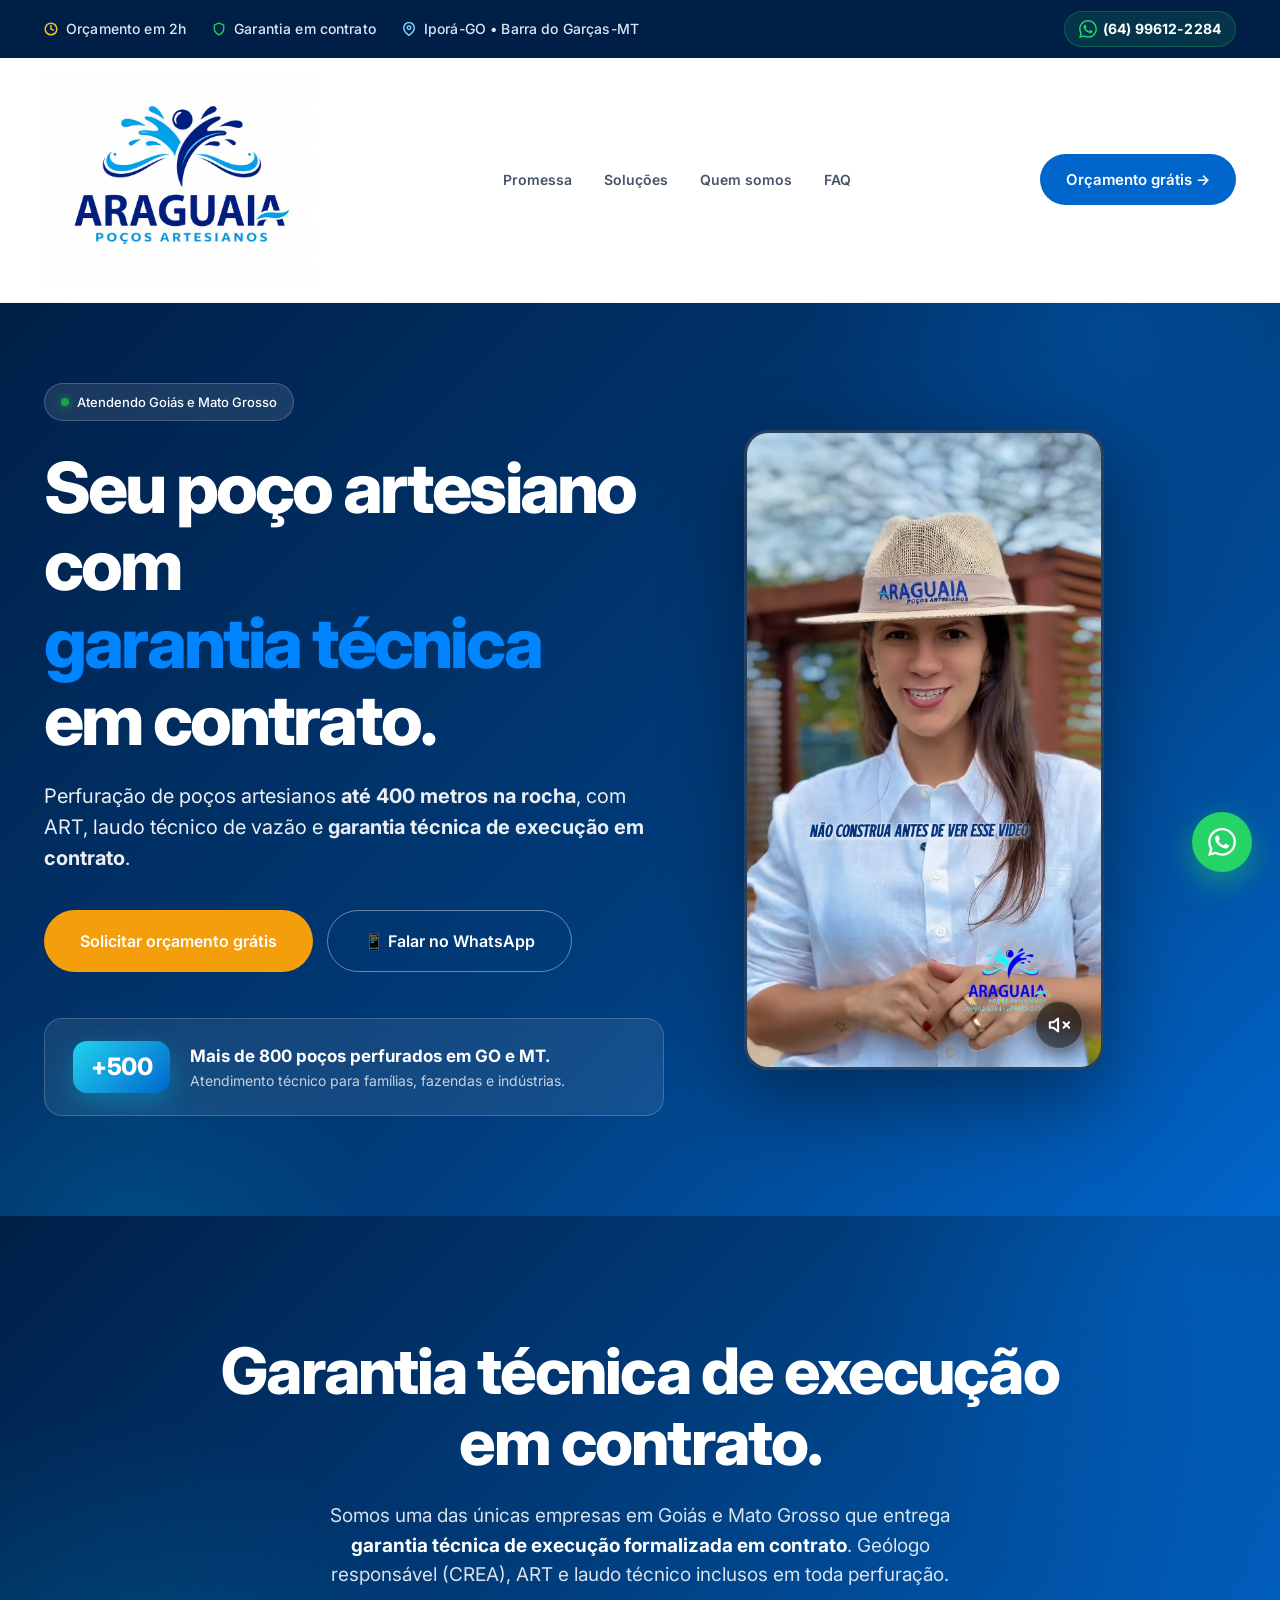
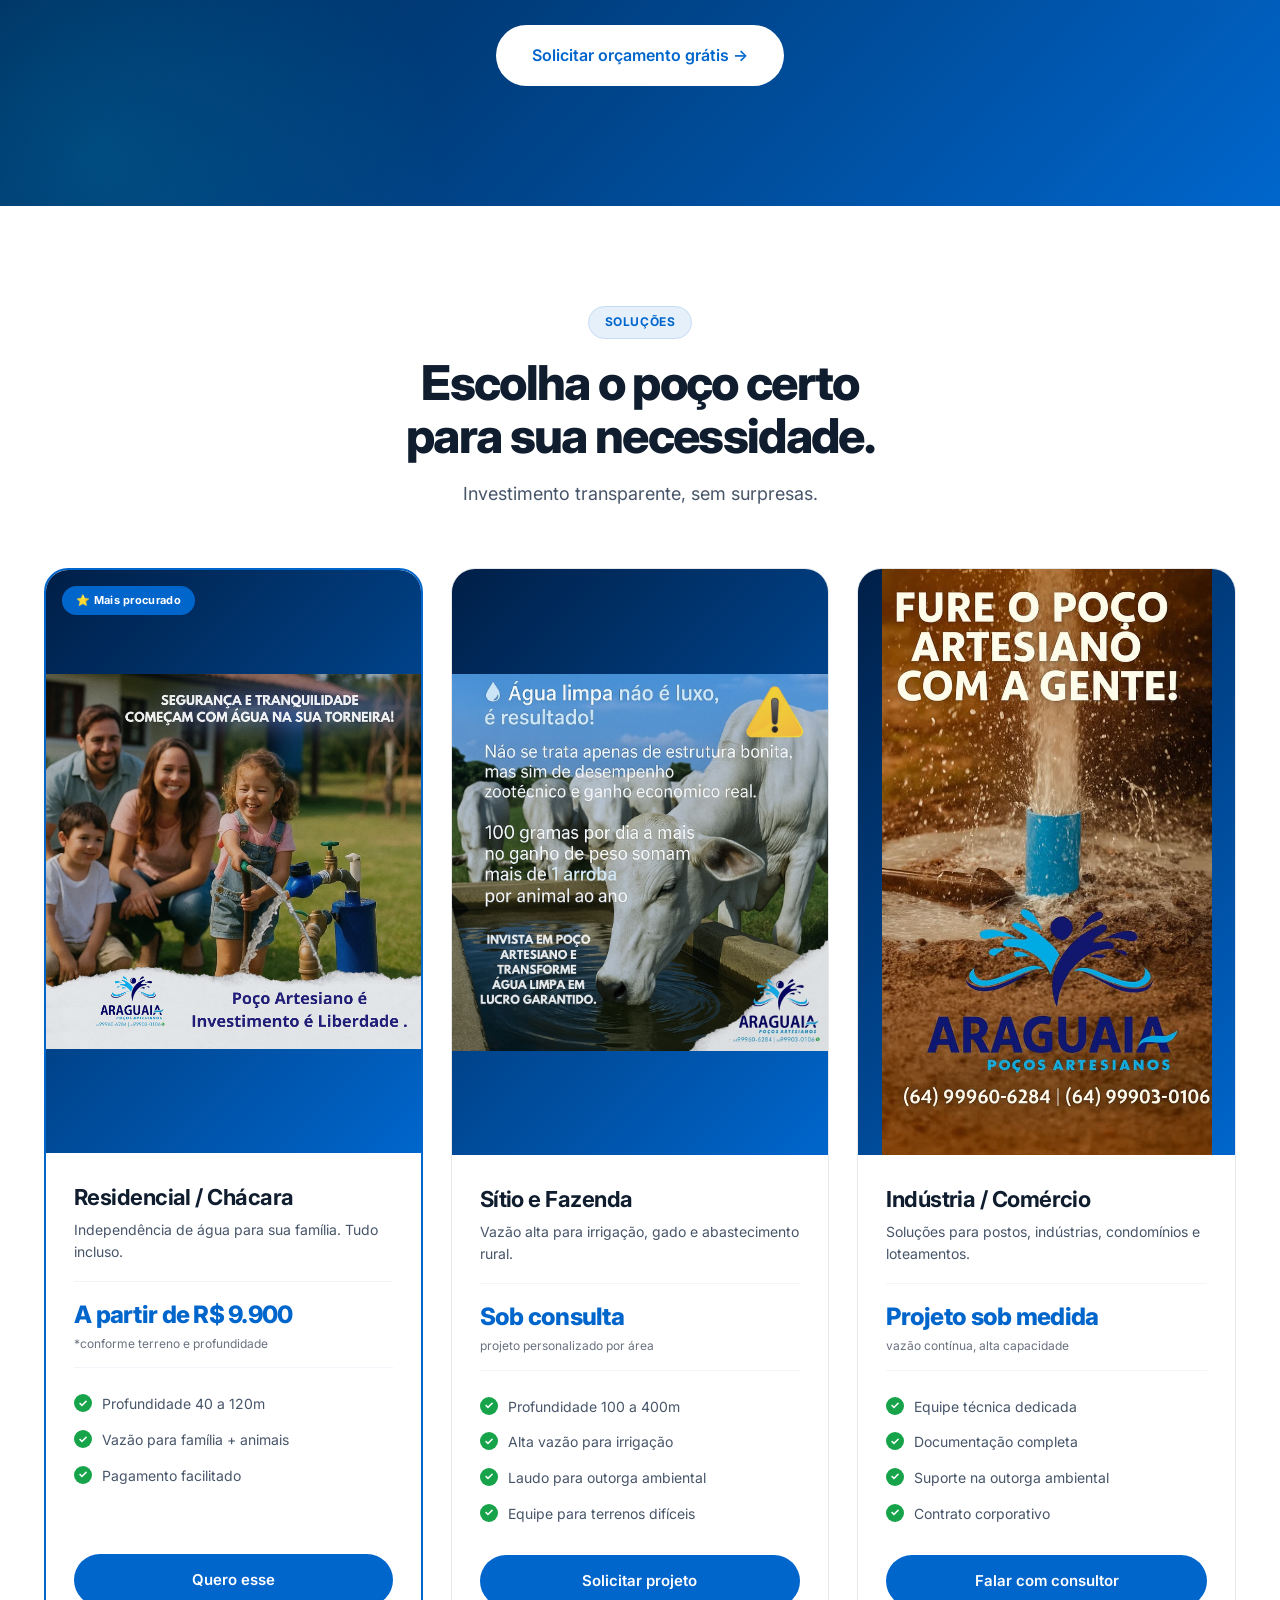
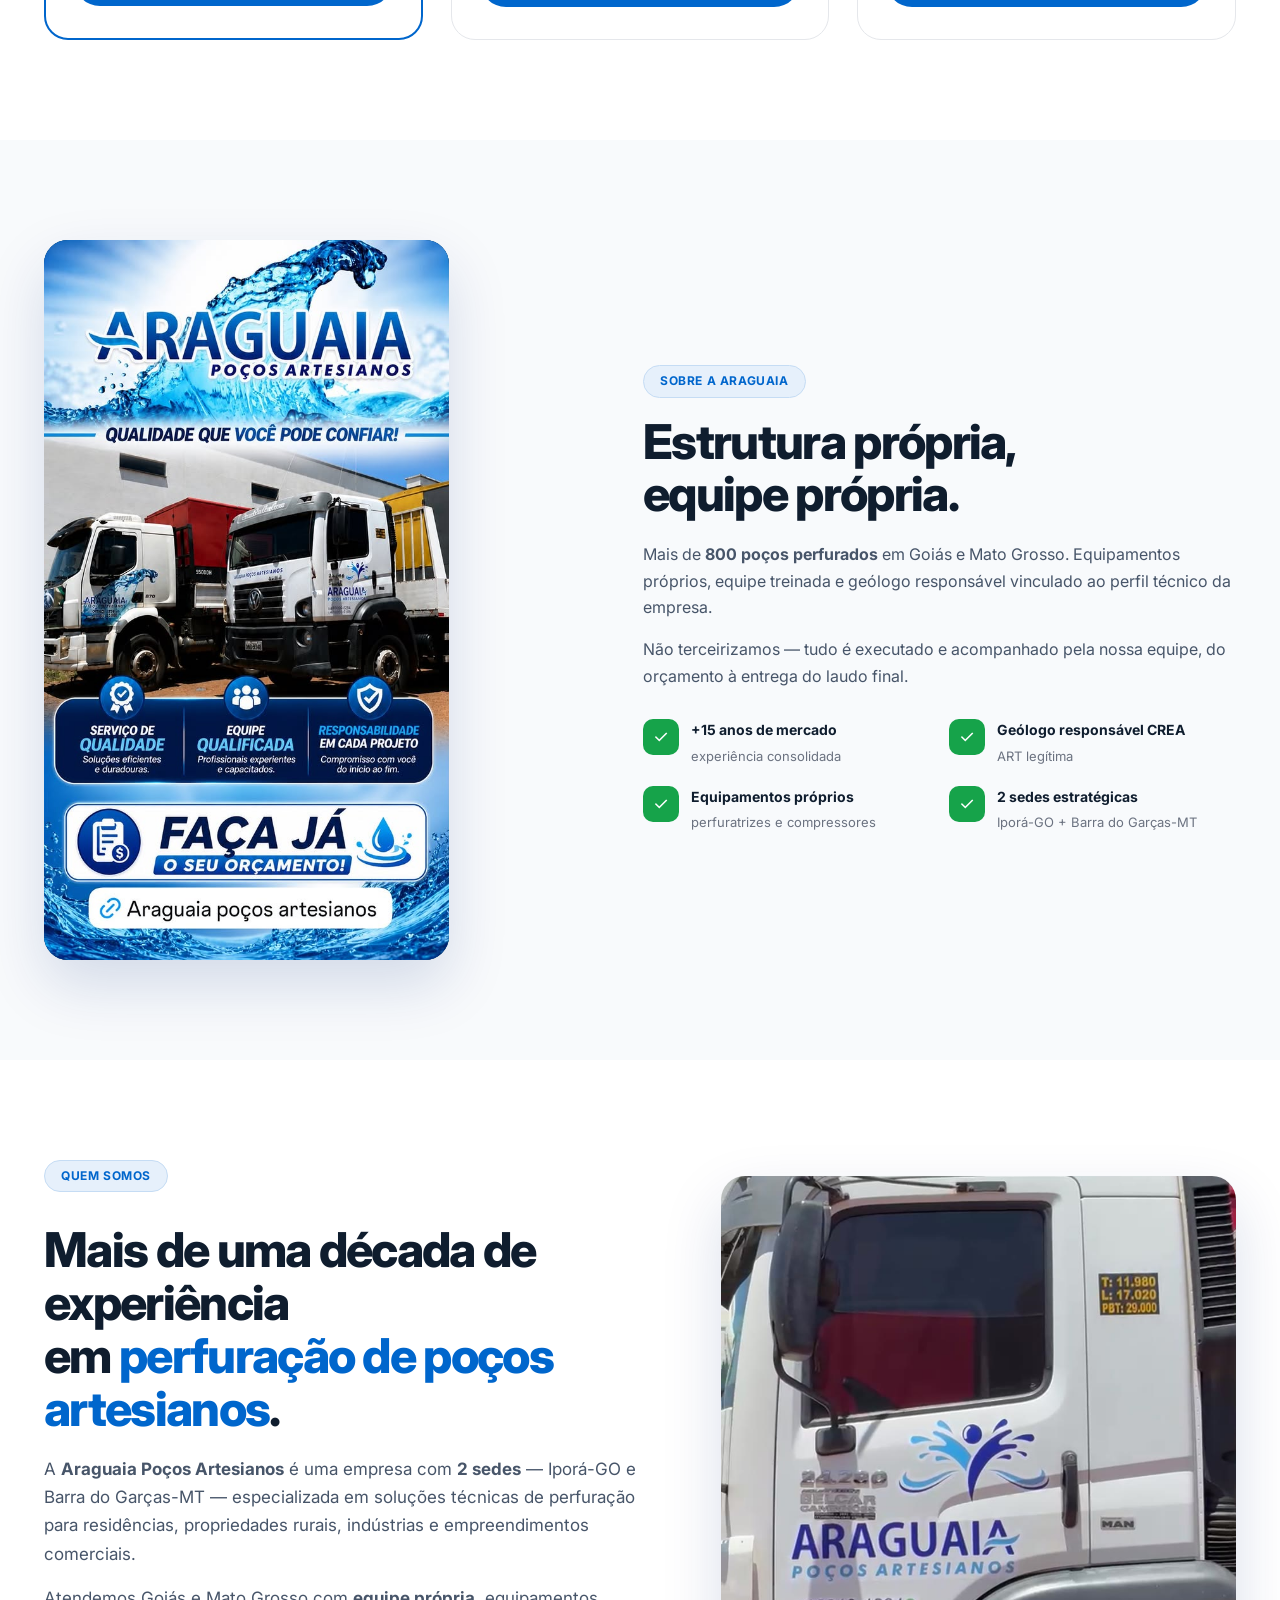
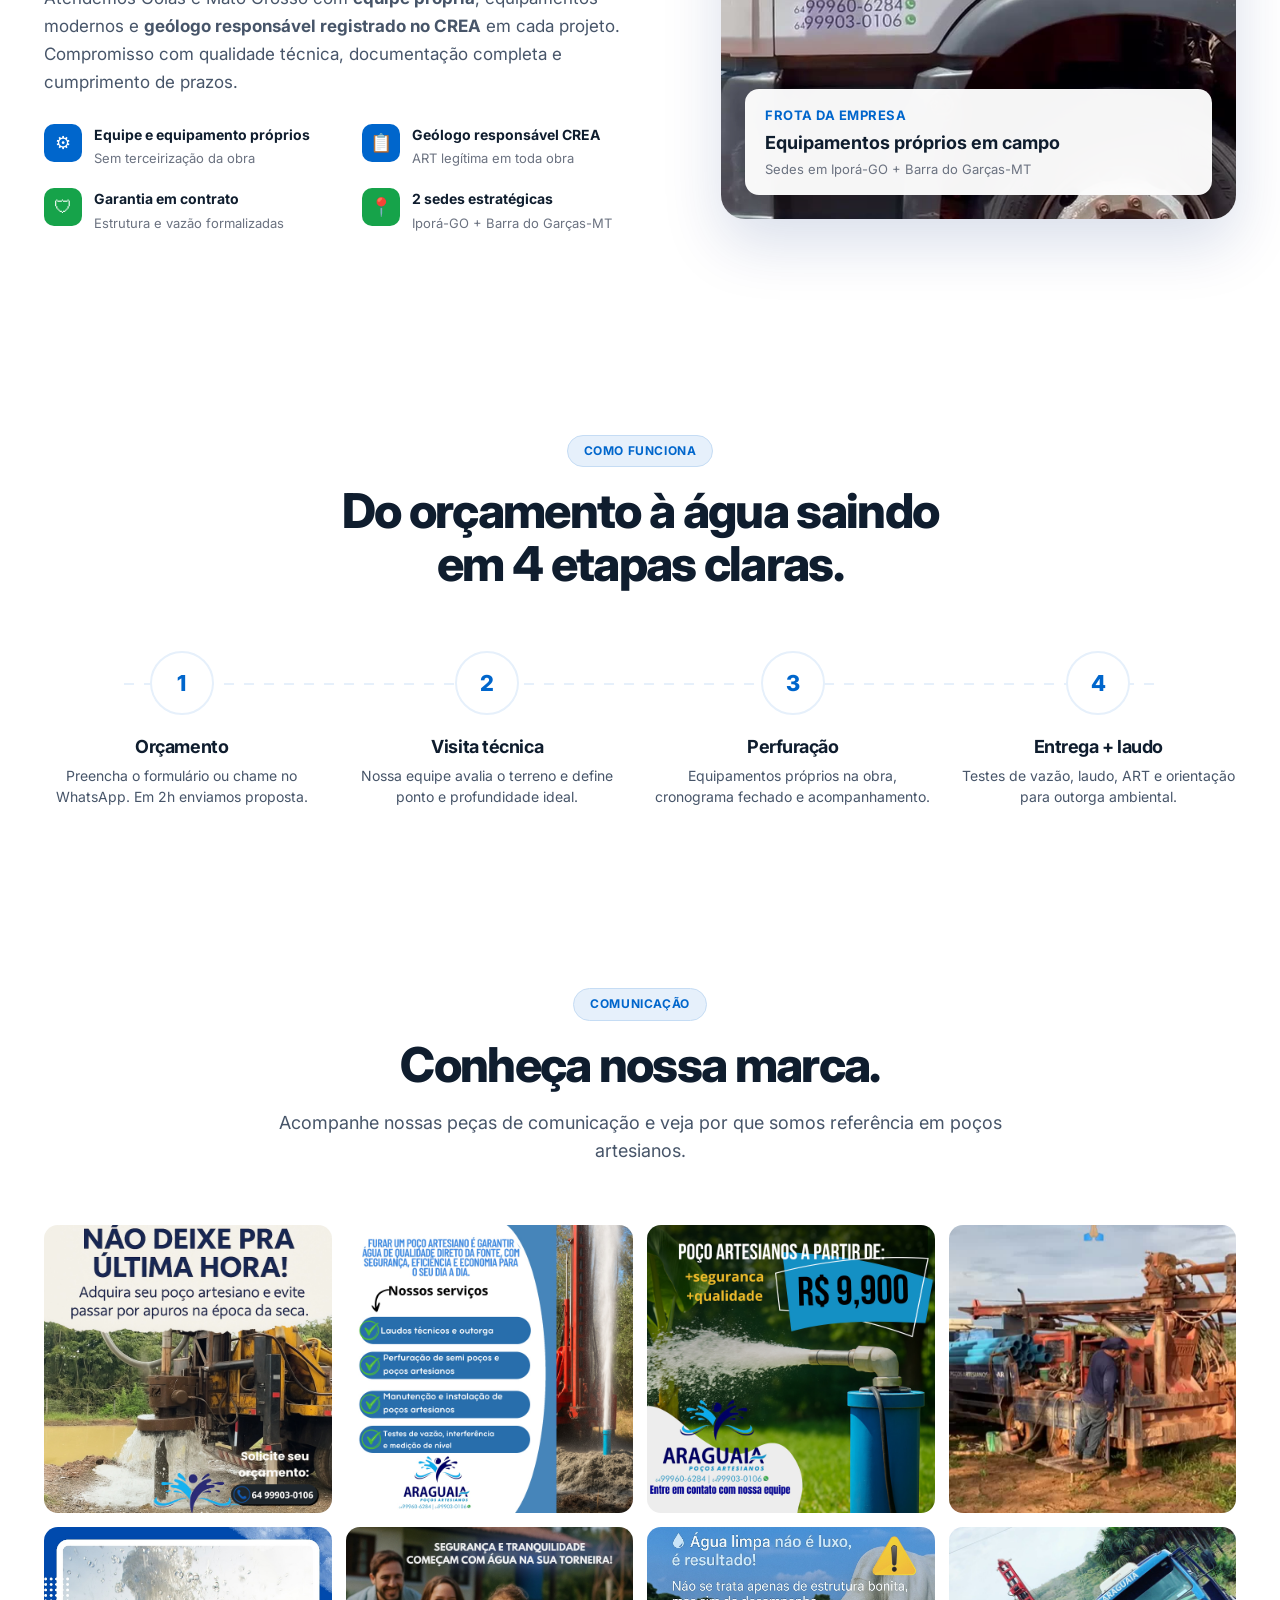
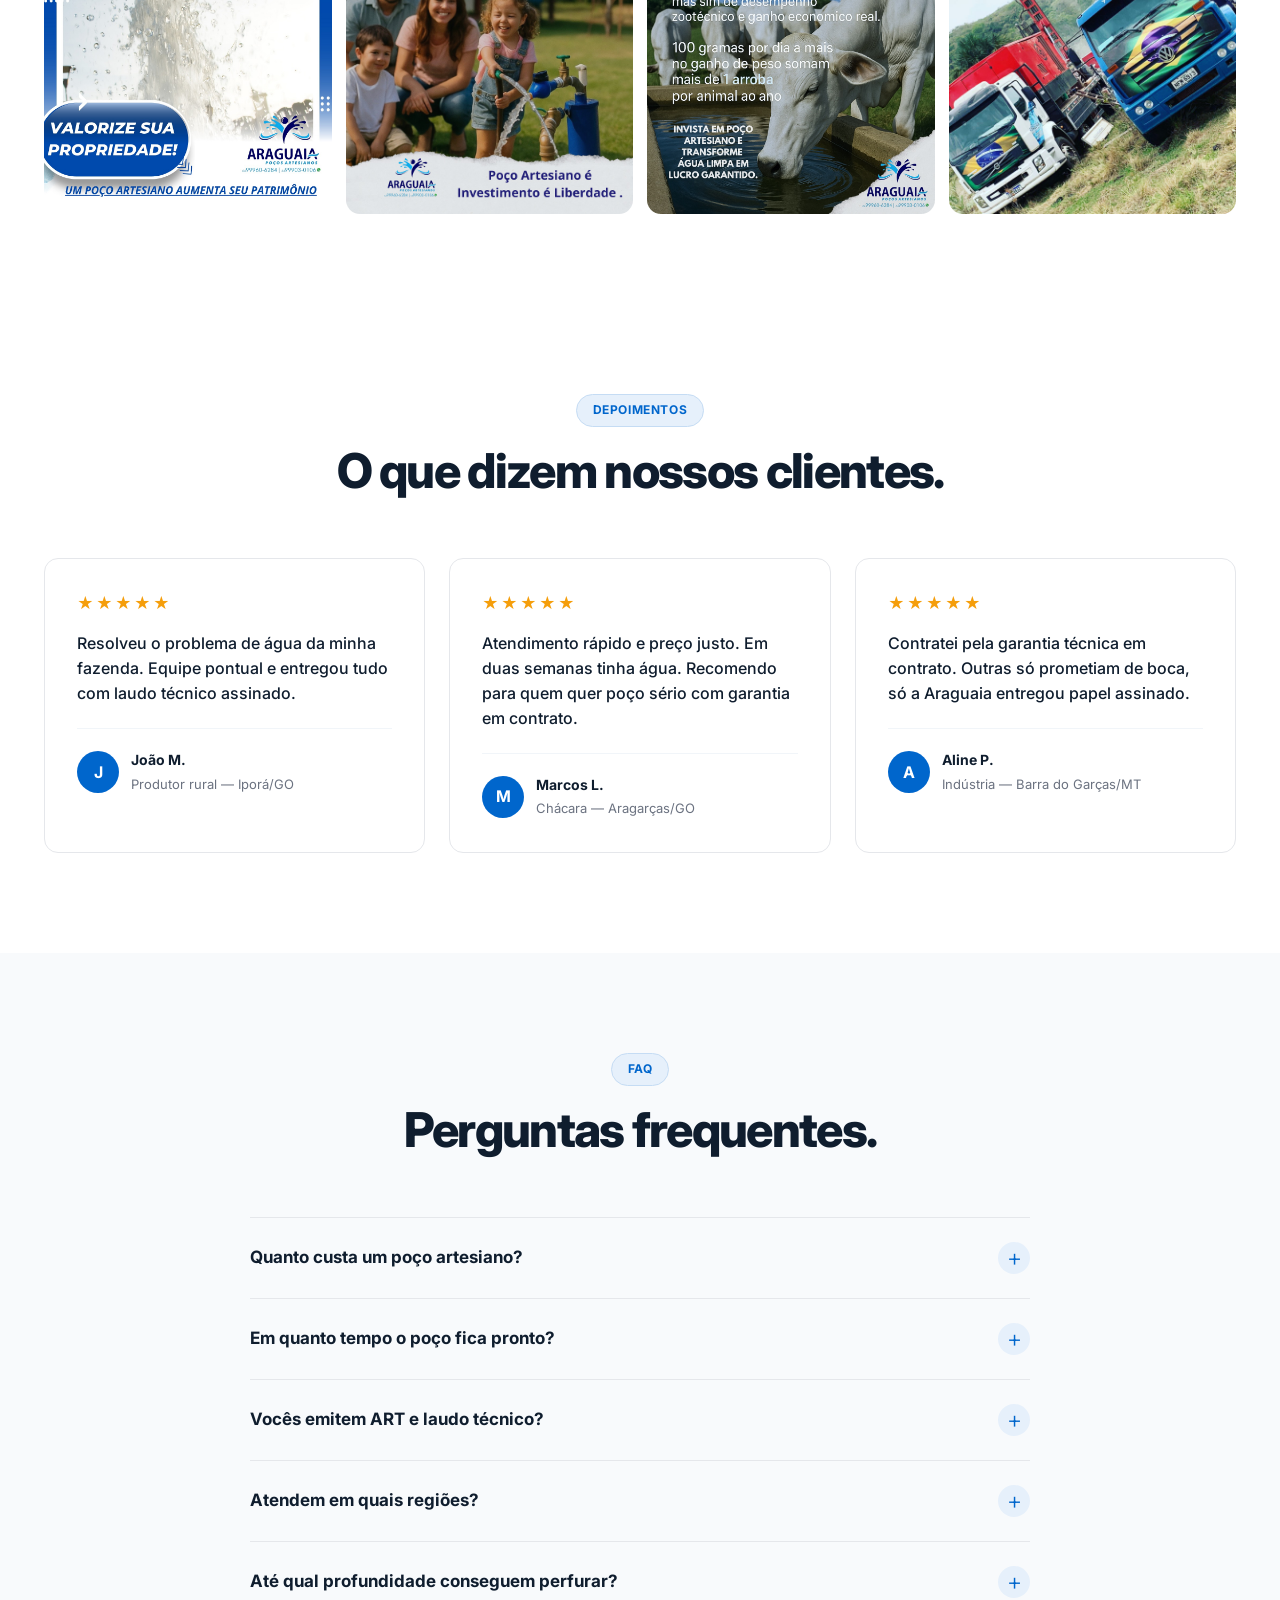
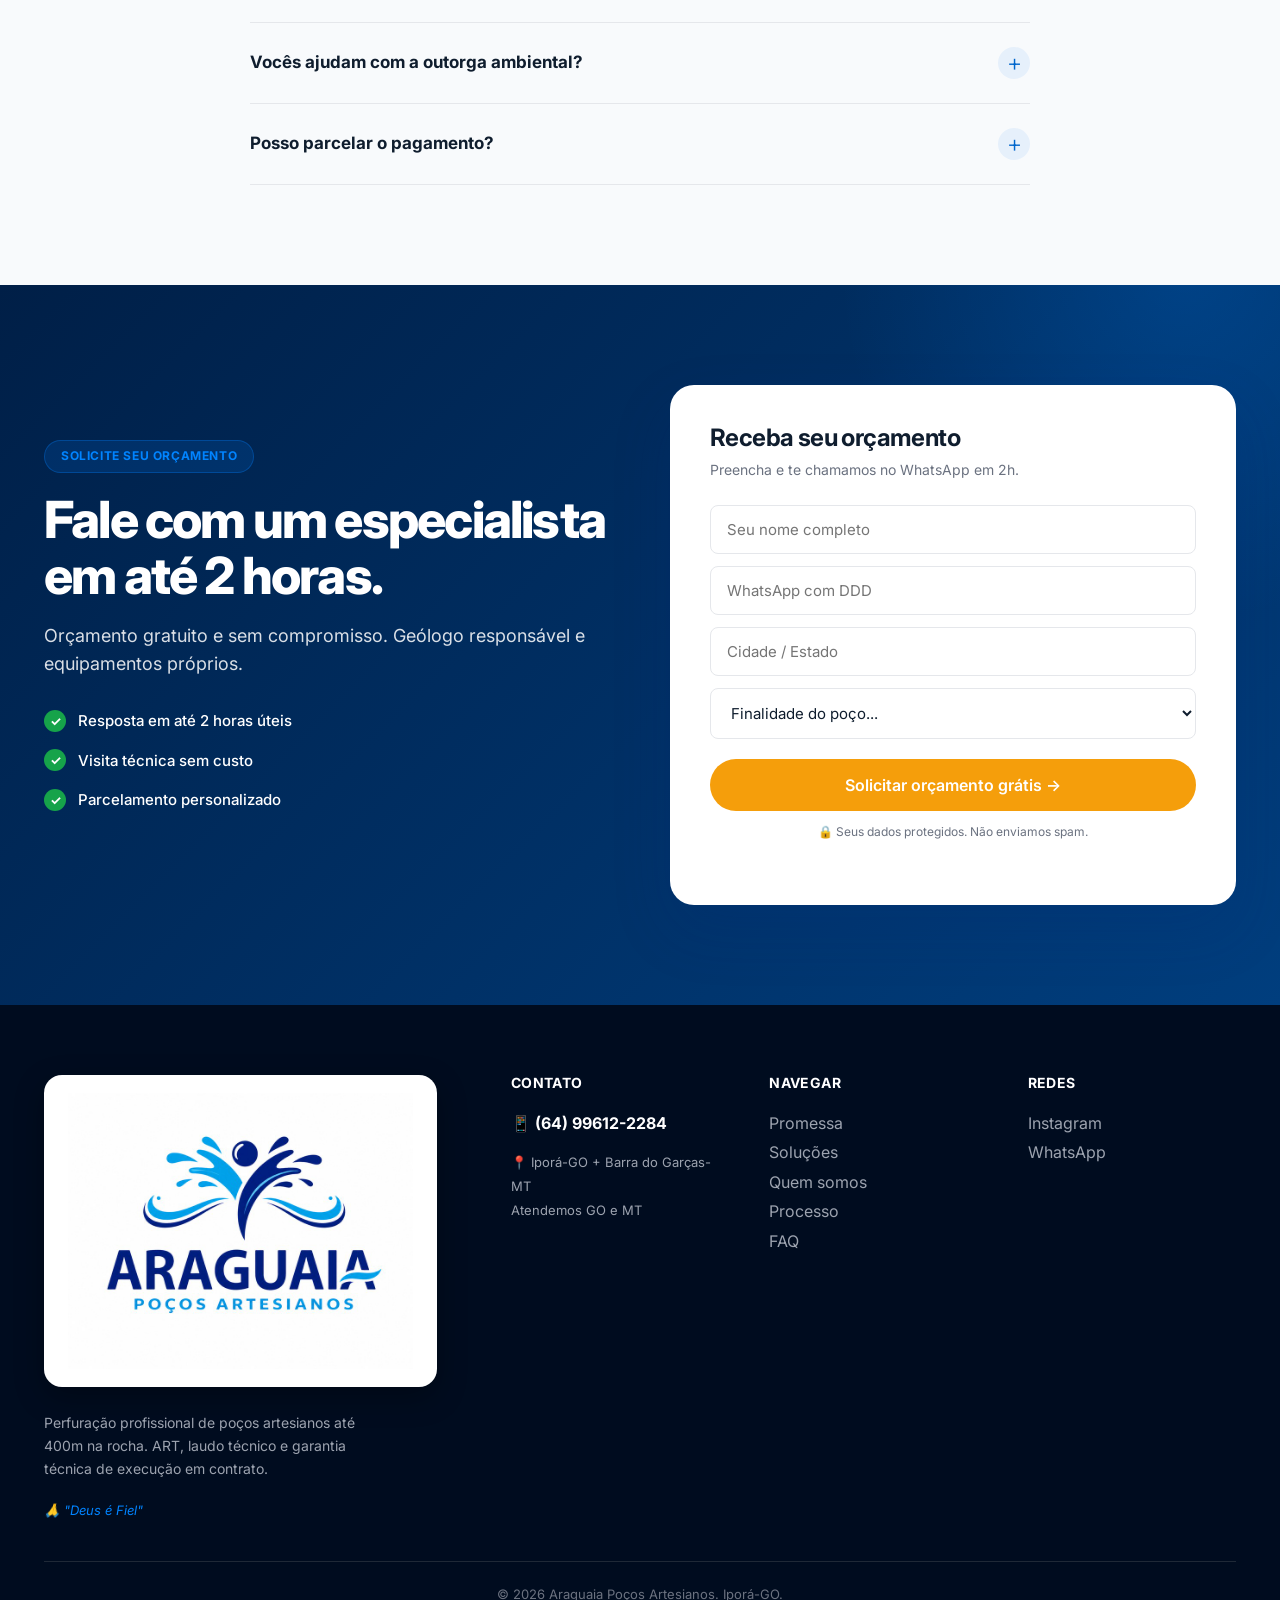
<file: index.html>
<!DOCTYPE html>
<html lang="pt-BR">
<head>
<meta charset="UTF-8">
<meta name="viewport" content="width=device-width, initial-scale=1.0">
<title>Araguaia Poços Artesianos | Perfuração até 400m com Garantia Técnica | GO + MT</title>
<meta name="description" content="Perfuração de poços artesianos até 400m na rocha, com ART, laudo de vazão e garantia técnica de execução em contrato. Atendemos Goiás e Mato Grosso. Sedes em Iporá-GO e Barra do Garças-MT. Orçamento em 2h.">
<meta name="robots" content="index, follow">
<link rel="canonical" href="https://araguaiapocos.com.br/">

<meta property="og:type" content="website">
<meta property="og:title" content="Araguaia Poços Artesianos | Perfuração até 400m com Garantia Técnica">
<meta property="og:description" content="Perfuração até 400m na rocha. ART + Laudo + Garantia Técnica de Execução em contrato.">
<meta property="og:image" content="https://araguaiapocos.com.br/imgs/hero-jato.jpg">
<link rel="icon" type="image/jpeg" href="logo.jpg">

<script type="application/ld+json">
{"@context":"https://schema.org","@type":"LocalBusiness","name":"Araguaia Poços Artesianos","image":"https://araguaiapocos.com.br/logo.jpg","telephone":"+5564999606284","url":"https://araguaiapocos.com.br/","address":{"@type":"PostalAddress","addressLocality":"Iporá","addressRegion":"GO","addressCountry":"BR"},"areaServed":[{"@type":"State","name":"Goiás"},{"@type":"State","name":"Mato Grosso"}],"priceRange":"$$","sameAs":["https://www.instagram.com/araguaia_pocos_artesianos"]}
</script>

<link rel="preconnect" href="https://fonts.googleapis.com">
<link rel="preconnect" href="https://fonts.gstatic.com" crossorigin>
<link href="https://fonts.googleapis.com/css2?family=Inter:wght@400;500;600;700;800&display=swap" rel="stylesheet">
<link rel="stylesheet" href="styles.css">

<!-- META PIXEL -->
<script>
!function(f,b,e,v,n,t,s){if(f.fbq)return;n=f.fbq=function(){n.callMethod?n.callMethod.apply(n,arguments):n.queue.push(arguments)};if(!f._fbq)f._fbq=n;n.push=n;n.loaded=!0;n.version='2.0';n.queue=[];t=b.createElement(e);t.async=!0;t.src=v;s=b.getElementsByTagName(e)[0];s.parentNode.insertBefore(t,s)}(window,document,'script','https://connect.facebook.net/en_US/fbevents.js');
fbq('init', '1262140649186599'); fbq('track', 'PageView');
</script>
<noscript><img height="1" width="1" style="display:none" src="https://www.facebook.com/tr?id=1262140649186599&ev=PageView&noscript=1"></noscript>

<!-- GA -->
<script async src="https://www.googletagmanager.com/gtag/js?id=G-K658GHN5X1"></script>
<script>
window.dataLayer = window.dataLayer || [];
function gtag(){dataLayer.push(arguments);}
gtag('js', new Date()); gtag('config', 'G-K658GHN5X1'); gtag('config', 'AW-18195545175');
</script>
</head>
<body>

<div class="scroll-bar" id="scrollBar"></div>

<div class="topbar">
  <div class="wrap">
    <div class="topbar-info">
      <span><svg width="14" height="14" viewBox="0 0 24 24" fill="none" stroke="currentColor" stroke-width="2.5" stroke-linecap="round" stroke-linejoin="round" style="color:#fbbf24"><circle cx="12" cy="12" r="10"/><polyline points="12 6 12 12 16 14"/></svg> Orçamento em 2h</span>
      <span><svg width="14" height="14" viewBox="0 0 24 24" fill="none" stroke="currentColor" stroke-width="2.5" stroke-linecap="round" stroke-linejoin="round" style="color:#22c55e"><path d="M12 22s8-4 8-10V5l-8-3-8 3v7c0 6 8 10 8 10z"/></svg> Garantia em contrato</span>
      <span><svg width="14" height="14" viewBox="0 0 24 24" fill="none" stroke="currentColor" stroke-width="2.5" stroke-linecap="round" stroke-linejoin="round" style="color:#7dd3fc"><path d="M21 10c0 7-9 13-9 13s-9-6-9-13a9 9 0 0 1 18 0z"/><circle cx="12" cy="10" r="3"/></svg> Iporá-GO • Barra do Garças-MT</span>
    </div>
    <a href="https://wa.me/5564996122284" target="_blank" rel="noopener" onclick="trackClick('topbar_wpp')">
      <svg width="18" height="18" viewBox="0 0 24 24" fill="#25d366" style="vertical-align:-4px;margin-right:6px"><path d="M17.472 14.382c-.297-.149-1.758-.867-2.03-.967-.273-.099-.471-.148-.67.15-.197.297-.767.966-.94 1.164-.173.199-.347.223-.644.075-.297-.15-1.255-.463-2.39-1.475-.883-.788-1.48-1.761-1.653-2.059-.173-.297-.018-.458.13-.606.134-.133.298-.347.446-.52.149-.174.198-.298.298-.497.099-.198.05-.371-.025-.52-.075-.149-.669-1.612-.916-2.207-.242-.579-.487-.5-.669-.51-.173-.008-.371-.01-.57-.01-.198 0-.52.074-.792.372-.272.297-1.04 1.016-1.04 2.479 0 1.462 1.065 2.875 1.213 3.074.149.198 2.096 3.2 5.077 4.487.709.306 1.262.489 1.694.625.712.227 1.36.195 1.871.118.571-.085 1.758-.719 2.006-1.413.248-.694.248-1.289.173-1.413-.074-.124-.272-.198-.57-.347m-5.421 7.403h-.004a9.87 9.87 0 01-5.031-1.378l-.361-.214-3.741.982.998-3.648-.235-.374a9.86 9.86 0 01-1.51-5.26c.001-5.45 4.436-9.884 9.888-9.884 2.64 0 5.122 1.03 6.988 2.898a9.825 9.825 0 012.893 6.994c-.003 5.45-4.437 9.884-9.885 9.884m8.413-18.297A11.815 11.815 0 0012.05 0C5.495 0 .16 5.335.157 11.892c0 2.096.547 4.142 1.588 5.945L.057 24l6.305-1.654a11.882 11.882 0 005.683 1.448h.005c6.554 0 11.89-5.335 11.893-11.893a11.821 11.821 0 00-3.48-8.413"/></svg>
      (64) 99612-2284
    </a>
  </div>
</div>

<header class="hdr" id="hdr">
  <div class="wrap">
    <a href="#" class="logo-new" aria-label="Araguaia Poços Artesianos" style="display:flex;align-items:center;text-decoration:none">
      <img src="logo-nova.jpg" alt="Araguaia Poços Artesianos">
    </a>
    <nav class="nav-links">
      <a href="#promessa">Promessa</a>
      <a href="#solucoes">Soluções</a>
      <a href="#quem-somos">Quem somos</a>
      <a href="#faq">FAQ</a>
    </nav>
    <a href="#cta" class="btn btn-primary" onclick="trackClick('hdr_cta')">Orçamento grátis →</a>
  </div>
</header>

<!-- HERO COM TEXTO + VIDEO DA NAYARA À DIREITA -->
<section class="hero" style="min-height:auto;padding:80px 0 100px;background:linear-gradient(135deg,#001f47 0%,#003e7e 60%,#0066cc 100%);position:relative;overflow:hidden">
  <div style="position:absolute;top:-30%;right:-10%;width:600px;height:600px;background:radial-gradient(circle,rgba(0,131,255,.2) 0,transparent 70%);border-radius:50%;z-index:0"></div>
  <div style="position:absolute;bottom:-30%;left:-10%;width:500px;height:500px;background:radial-gradient(circle,rgba(0,184,217,.15) 0,transparent 70%);border-radius:50%;z-index:0"></div>
  <div class="hero-wrap wrap" style="position:relative;z-index:2">
    <div style="display:grid;grid-template-columns:1.3fr 1fr;gap:60px;align-items:center">
      <div class="hero-content">
        <span class="hero-tag"><span class="dot"></span> Atendendo Goiás e Mato Grosso</span>
        <h1>Seu poço artesiano com <span class="destaque">garantia técnica</span><br>em contrato.</h1>
        <p class="hero-lead">Perfuração de poços artesianos <strong>até 400 metros na rocha</strong>, com ART, laudo técnico de vazão e <strong>garantia técnica de execução em contrato</strong>.</p>
        <div class="hero-ctas">
          <a href="#cta" class="btn btn-laranja btn-lg" onclick="trackClick('hero_orc')">Solicitar orçamento grátis</a>
          <a href="https://wa.me/5564996122284" class="btn btn-ghost btn-lg" target="_blank" rel="noopener" onclick="trackClick('hero_wpp')">📱 Falar no WhatsApp</a>
        </div>
        <div style="margin-top:36px;background:rgba(255,255,255,.08);backdrop-filter:blur(12px);border:1px solid rgba(255,255,255,.18);border-radius:18px;padding:22px 28px;display:flex;align-items:center;gap:20px;max-width:620px">
          <div style="background:linear-gradient(135deg,#22d3ee 0%,#0066cc 100%);color:#fff;font-size:24px;font-weight:800;padding:14px 18px;border-radius:14px;letter-spacing:-.02em;line-height:1;flex-shrink:0;box-shadow:0 10px 24px rgba(0,184,217,.35)">+500</div>
          <div>
            <div style="font-size:17px;font-weight:700;color:#fff;line-height:1.3">Mais de 800 poços perfurados em GO e MT.</div>
            <div style="font-size:14px;color:rgba(255,255,255,.75);margin-top:4px;line-height:1.4">Atendimento técnico para famílias, fazendas e indústrias.</div>
          </div>
        </div>
      </div>
      <div class="hero-video-wrap" style="position:relative;aspect-ratio:9/16;max-height:640px;border-radius:24px;overflow:hidden;box-shadow:0 30px 80px rgba(0,0,0,.4);border:3px solid rgba(255,255,255,.15);background:#001f47">
        <video id="heroVideo" autoplay muted playsinline webkit-playsinline preload="auto" poster="imgs/dona-nayara.jpg" style="width:100%;height:100%;object-fit:cover;display:block;background:#000;cursor:pointer" onclick="togglePlayPause()" onended="onVideoEnded()">
          <source src="video-dona.mp4" type="video/mp4">
        </video>
        <button id="playPauseBtn" type="button" onclick="togglePlayPause()" aria-label="Pausar vídeo" title="Pausar vídeo" style="position:absolute;top:50%;left:50%;transform:translate(-50%,-50%);width:88px;height:88px;border-radius:50%;border:2px solid rgba(255,255,255,.5);background:rgba(0,0,0,.5);color:#fff;backdrop-filter:blur(10px);-webkit-backdrop-filter:blur(10px);cursor:pointer;display:flex;align-items:center;justify-content:center;box-shadow:0 10px 30px rgba(0,0,0,.5);opacity:0;transition:opacity .25s ease,transform .15s ease;z-index:4;pointer-events:none">
          <svg id="playPauseIcon" width="40" height="40" viewBox="0 0 24 24" fill="currentColor"><rect x="6" y="4" width="4" height="16"/><rect x="14" y="4" width="4" height="16"/></svg>
        </button>
        <button id="soundToggle" type="button" onclick="event.stopPropagation();toggleSound(this)" aria-label="Ativar som" title="Ativar som" style="position:absolute;bottom:18px;right:18px;width:48px;height:48px;border-radius:50%;border:1px solid rgba(255,255,255,.25);background:rgba(0,0,0,.55);color:#fff;backdrop-filter:blur(8px);-webkit-backdrop-filter:blur(8px);cursor:pointer;display:flex;align-items:center;justify-content:center;box-shadow:0 6px 18px rgba(0,0,0,.45);transition:transform .15s ease,background .2s ease;z-index:5">
          <svg id="soundIcon" width="22" height="22" viewBox="0 0 24 24" fill="none" stroke="currentColor" stroke-width="2.2" stroke-linecap="round" stroke-linejoin="round"><polygon points="11 5 6 9 2 9 2 15 6 15 11 19 11 5"/><line x1="23" y1="9" x2="17" y2="15"/><line x1="17" y1="9" x2="23" y2="15"/></svg>
        </button>
      </div>
    </div>
  </div>
</section>

<!-- PROMESSA -->
<section class="promessa" id="promessa">
  <div class="wrap">
    <h2 class="reveal">Garantia técnica de execução em contrato.</h2>
    <p class="reveal reveal-d1">Somos uma das únicas empresas em Goiás e Mato Grosso que entrega <strong style="color:#fff">garantia técnica de execução formalizada em contrato</strong>. Geólogo responsável (CREA), ART e laudo técnico inclusos em toda perfuração.</p>
    <a href="#cta" class="btn btn-light btn-lg reveal reveal-d2" onclick="trackClick('promessa_cta')">Solicitar orçamento grátis →</a>
  </div>
</section>

<!-- SOLUÇÕES (3 cards com FOTO REAL) -->
<section id="solucoes">
  <div class="wrap">
    <div class="sec-head reveal">
      <span class="sec-tag">Soluções</span>
      <h2>Escolha o poço certo<br>para sua necessidade.</h2>
      <p>Investimento transparente, sem surpresas.</p>
    </div>
    <div class="solucoes">
      <div class="sol dest reveal reveal-d1">
        <div class="sol-tag">⭐ Mais procurado</div>
        <div class="sol-img"><img src="imgs/post-familia.jpg" alt="Família com água própria em casa"></div>
        <div class="sol-body">
          <h3>Residencial / Chácara</h3>
          <p class="sol-desc">Independência de água para sua família. Tudo incluso.</p>
          <div class="sol-preco"><span class="v">A partir de R$ 9.900</span><small>*conforme terreno e profundidade</small></div>
          <ul>
            <li>Profundidade 40 a 120m</li>
            <li>Vazão para família + animais</li>
            <li>Pagamento facilitado</li>
          </ul>
          <a href="#cta" class="btn btn-primary" onclick="trackClick('sol_res')">Quero esse</a>
        </div>
      </div>
      <div class="sol reveal reveal-d2">
        <div class="sol-img"><img src="imgs/post-fazenda.jpg" alt="Água para fazenda — gado bebendo água com ROI zootécnico"></div>
        <div class="sol-body">
          <h3>Sítio e Fazenda</h3>
          <p class="sol-desc">Vazão alta para irrigação, gado e abastecimento rural.</p>
          <div class="sol-preco"><span class="v">Sob consulta</span><small>projeto personalizado por área</small></div>
          <ul>
            <li>Profundidade 100 a 400m</li>
            <li>Alta vazão para irrigação</li>
            <li>Laudo para outorga ambiental</li>
            <li>Equipe para terrenos difíceis</li>
          </ul>
          <a href="#cta" class="btn btn-primary" onclick="trackClick('sol_rural')">Solicitar projeto</a>
        </div>
      </div>
      <div class="sol reveal reveal-d3">
        <div class="sol-img"><img src="imgs/post-industria.jpg" alt="Fure o poço artesiano com a Araguaia — soluções industriais"></div>
        <div class="sol-body">
          <h3>Indústria / Comércio</h3>
          <p class="sol-desc">Soluções para postos, indústrias, condomínios e loteamentos.</p>
          <div class="sol-preco"><span class="v">Projeto sob medida</span><small>vazão contínua, alta capacidade</small></div>
          <ul>
            <li>Equipe técnica dedicada</li>
            <li>Documentação completa</li>
            <li>Suporte na outorga ambiental</li>
            <li>Contrato corporativo</li>
          </ul>
          <a href="#cta" class="btn btn-primary" onclick="trackClick('sol_ind')">Falar com consultor</a>
        </div>
      </div>
    </div>
  </div>
</section>

<!-- SOBRE (caminhão com logo + texto) -->
<section class="bg-soft">
  <div class="wrap">
    <div class="sobre">
      <div class="sobre-img reveal" style="aspect-ratio:9/16;max-height:720px;background:#0a4a7a"><img src="imgs/post-qualidade.jpg" alt="Araguaia Poços Artesianos — Frota e Equipamentos" style="object-fit:contain;background:#0a4a7a"></div>
      <div class="reveal reveal-d1">
        <span class="sec-tag">Sobre a Araguaia</span>
        <h2>Estrutura própria,<br>equipe própria.</h2>
        <p>Mais de <strong>800 poços perfurados</strong> em Goiás e Mato Grosso. Equipamentos próprios, equipe treinada e geólogo responsável vinculado ao perfil técnico da empresa.</p>
        <p>Não terceirizamos — tudo é executado e acompanhado pela nossa equipe, do orçamento à entrega do laudo final.</p>
        <div class="sobre-trust">
          <div class="it"><div class="ic">✓</div><div><b>+15 anos de mercado</b><small>experiência consolidada</small></div></div>
          <div class="it"><div class="ic">✓</div><div><b>Geólogo responsável CREA</b><small>ART legítima</small></div></div>
          <div class="it"><div class="ic">✓</div><div><b>Equipamentos próprios</b><small>perfuratrizes e compressores</small></div></div>
          <div class="it"><div class="ic">✓</div><div><b>2 sedes estratégicas</b><small>Iporá-GO + Barra do Garças-MT</small></div></div>
        </div>
      </div>
    </div>
  </div>
</section>

<!-- QUEM SOMOS - Texto esquerda (fundo branco) + Vídeo da dona direita -->
<section id="quem-somos" style="background:#fff;padding:100px 0">
  <div class="wrap">
    <div class="sobre reveal" style="grid-template-columns:1.2fr 1fr;gap:60px;align-items:center">
      <div>
        <span class="sec-tag">Quem somos</span>
        <h2 style="margin-top:14px">Mais de uma década de experiência<br>em <span style="color:var(--azul-primary)">perfuração de poços artesianos</span>.</h2>
        <p style="margin-top:18px;font-size:17px;line-height:1.65">A <strong>Araguaia Poços Artesianos</strong> é uma empresa com <strong>2 sedes</strong> — Iporá-GO e Barra do Garças-MT — especializada em soluções técnicas de perfuração para residências, propriedades rurais, indústrias e empreendimentos comerciais.</p>
        <p style="font-size:17px;line-height:1.65">Atendemos Goiás e Mato Grosso com <strong>equipe própria</strong>, equipamentos modernos e <strong>geólogo responsável registrado no CREA</strong> em cada projeto. Compromisso com qualidade técnica, documentação completa e cumprimento de prazos.</p>
        <div style="display:grid;grid-template-columns:1fr 1fr;gap:18px;margin-top:28px">
          <div style="display:flex;align-items:start;gap:12px"><div style="width:38px;height:38px;background:var(--azul-primary);color:#fff;border-radius:10px;display:inline-flex;align-items:center;justify-content:center;font-size:18px;flex-shrink:0">⚙</div><div><b style="display:block;font-size:14px;color:var(--texto)">Equipe e equipamento próprios</b><small style="color:var(--texto-3);font-size:13px">Sem terceirização da obra</small></div></div>
          <div style="display:flex;align-items:start;gap:12px"><div style="width:38px;height:38px;background:var(--azul-primary);color:#fff;border-radius:10px;display:inline-flex;align-items:center;justify-content:center;font-size:18px;flex-shrink:0">📋</div><div><b style="display:block;font-size:14px;color:var(--texto)">Geólogo responsável CREA</b><small style="color:var(--texto-3);font-size:13px">ART legítima em toda obra</small></div></div>
          <div style="display:flex;align-items:start;gap:12px"><div style="width:38px;height:38px;background:var(--verde);color:#fff;border-radius:10px;display:inline-flex;align-items:center;justify-content:center;font-size:18px;flex-shrink:0">🛡</div><div><b style="display:block;font-size:14px;color:var(--texto)">Garantia em contrato</b><small style="color:var(--texto-3);font-size:13px">Estrutura e vazão formalizadas</small></div></div>
          <div style="display:flex;align-items:start;gap:12px"><div style="width:38px;height:38px;background:var(--verde);color:#fff;border-radius:10px;display:inline-flex;align-items:center;justify-content:center;font-size:18px;flex-shrink:0">📍</div><div><b style="display:block;font-size:14px;color:var(--texto)">2 sedes estratégicas</b><small style="color:var(--texto-3);font-size:13px">Iporá-GO + Barra do Garças-MT</small></div></div>
        </div>
      </div>
      <div style="position:relative;aspect-ratio:4/5;border-radius:var(--radius-lg);overflow:hidden;box-shadow:var(--shadow-lg)">
        <img src="imgs/caminhao-logo.jpg" alt="Caminhão MAN Araguaia Poços Artesianos com logo grande" style="width:100%;height:100%;object-fit:cover;display:block">
        <div style="position:absolute;bottom:24px;left:24px;right:24px;background:rgba(255,255,255,.96);backdrop-filter:blur(20px);border-radius:14px;padding:16px 20px;box-shadow:0 10px 30px rgba(0,0,0,.15)">
          <div style="font-size:13px;color:var(--azul-primary);font-weight:700;letter-spacing:.5px;text-transform:uppercase;margin-bottom:4px">Frota da empresa</div>
          <div style="font-size:18px;font-weight:700;color:var(--texto)">Equipamentos próprios em campo</div>
          <div style="font-size:13px;color:var(--texto-3);margin-top:2px">Sedes em Iporá-GO + Barra do Garças-MT</div>
        </div>
      </div>
    </div>
  </div>
</section>

<!-- PROCESSO -->
<section>
  <div class="wrap">
    <div class="sec-head reveal">
      <span class="sec-tag">Como funciona</span>
      <h2>Do orçamento à água saindo<br>em 4 etapas claras.</h2>
    </div>
    <div class="processo">
      <div class="passo reveal reveal-d1"><div class="passo-num">1</div><h3>Orçamento</h3><p>Preencha o formulário ou chame no WhatsApp. Em 2h enviamos proposta.</p></div>
      <div class="passo reveal reveal-d2"><div class="passo-num">2</div><h3>Visita técnica</h3><p>Nossa equipe avalia o terreno e define ponto e profundidade ideal.</p></div>
      <div class="passo reveal reveal-d3"><div class="passo-num">3</div><h3>Perfuração</h3><p>Equipamentos próprios na obra, cronograma fechado e acompanhamento.</p></div>
      <div class="passo reveal reveal-d3"><div class="passo-num">4</div><h3>Entrega + laudo</h3><p>Testes de vazão, laudo, ART e orientação para outorga ambiental.</p></div>
    </div>
  </div>
</section>

<!-- ACOMPANHE NOSSA COMUNICAÇÃO (posts de marketing + 1 story de fé) -->
<section style="background:#fff;padding:80px 0">
  <div class="wrap">
    <div class="sec-head reveal">
      <span class="sec-tag">Comunicação</span>
      <h2>Conheça nossa marca.</h2>
      <p>Acompanhe nossas peças de comunicação e veja por que somos referência em poços artesianos.</p>
    </div>
    <div class="galeria reveal" style="grid-template-columns:repeat(4,1fr)">
      <div class="gal"><img src="imgs/post-urgencia.jpg" alt="Não deixe pra última hora — Araguaia"></div>
      <div class="gal"><img src="imgs/post-servicos.jpg" alt="Nossos serviços"></div>
      <div class="gal"><img src="imgs/post-preco.jpg" alt="Poços a partir de R$ 9.900"></div>
      <div class="gal"><img src="imgs/story-protecao-deus.jpg" alt="Os trabalhos não param — Proteção de Deus"></div>
      <div class="gal"><img src="imgs/post-patrimonio.jpg" alt="Valorize sua propriedade"></div>
      <div class="gal"><img src="imgs/post-familia.jpg" alt="Segurança e tranquilidade com água"></div>
      <div class="gal"><img src="imgs/post-fazenda.jpg" alt="Água limpa não é luxo, é resultado"></div>
      <div class="gal"><img src="imgs/post-caminhoes.jpg" alt="Frota Araguaia"></div>
    </div>
  </div>
</section>


<!-- DEPOIMENTOS -->
<section>
  <div class="wrap">
    <div class="sec-head reveal">
      <span class="sec-tag">Depoimentos</span>
      <h2>O que dizem nossos clientes.</h2>
    </div>
    <div class="depos">
      <div class="depo reveal reveal-d1">
        <div class="estrelas">★★★★★</div>
        <p class="fala">Resolveu o problema de água da minha fazenda. Equipe pontual e entregou tudo com laudo técnico assinado.</p>
        <div class="autor"><div class="av">J</div><div><b>João M.</b><small>Produtor rural — Iporá/GO</small></div></div>
      </div>
      <div class="depo reveal reveal-d2">
        <div class="estrelas">★★★★★</div>
        <p class="fala">Atendimento rápido e preço justo. Em duas semanas tinha água. Recomendo para quem quer poço sério com garantia em contrato.</p>
        <div class="autor"><div class="av">M</div><div><b>Marcos L.</b><small>Chácara — Aragarças/GO</small></div></div>
      </div>
      <div class="depo reveal reveal-d3">
        <div class="estrelas">★★★★★</div>
        <p class="fala">Contratei pela garantia técnica em contrato. Outras só prometiam de boca, só a Araguaia entregou papel assinado.</p>
        <div class="autor"><div class="av">A</div><div><b>Aline P.</b><small>Indústria — Barra do Garças/MT</small></div></div>
      </div>
    </div>
  </div>
</section>

<!-- FAQ -->
<section id="faq" class="bg-soft">
  <div class="wrap">
    <div class="sec-head reveal"><span class="sec-tag">FAQ</span><h2>Perguntas frequentes.</h2></div>
    <div class="faq-grid">
      <details class="faq-item reveal"><summary>Quanto custa um poço artesiano?</summary><p>Depende da profundidade, tipo de solo e finalidade. Residenciais começam a partir de R$ 9.900. Para sítio, fazenda ou indústria, valor personalizado conforme área e vazão.</p></details>
      <details class="faq-item reveal"><summary>Em quanto tempo o poço fica pronto?</summary><p>Em média 5 a 15 dias úteis a partir da visita técnica, dependendo da profundidade e tipo de terreno.</p></details>
      <details class="faq-item reveal"><summary>Vocês emitem ART e laudo técnico?</summary><p>Sim. Laudo técnico de vazão e ART assinada por profissional registrado no CREA — essencial para outorga junto à Semad/GO, Sema/MT e demais órgãos.</p></details>
      <details class="faq-item reveal"><summary>Atendem em quais regiões?</summary><p>Atendemos Goiás e Mato Grosso, com sedes em Iporá-GO e Barra do Garças-MT.</p></details>
      <details class="faq-item reveal"><summary>Até qual profundidade conseguem perfurar?</summary><p>Capacidade técnica de até <strong>400 metros na rocha</strong>. Atendemos terrenos onde outras empresas não conseguem chegar.</p></details>
      <details class="faq-item reveal"><summary>Vocês ajudam com a outorga ambiental?</summary><p>Sim. Orientamos sobre o processo e fornecemos toda documentação técnica necessária.</p></details>
      <details class="faq-item reveal"><summary>Posso parcelar o pagamento?</summary><p>Sim. Condições personalizadas — fale com nosso consultor pelo WhatsApp.</p></details>
    </div>
  </div>
</section>

<!-- CTA FINAL COM FORM -->
<section id="cta" class="cta-final">
  <div class="wrap">
    <div class="cta-final-grid">
      <div class="reveal">
        <span class="sec-tag" style="background:rgba(0,131,255,.15);color:var(--azul-bright);border-color:rgba(0,131,255,.3)">Solicite seu orçamento</span>
        <h2>Fale com um especialista<br>em até 2 horas.</h2>
        <p>Orçamento gratuito e sem compromisso. Geólogo responsável e equipamentos próprios.</p>
        <ul class="cta-final-bullets">
          <li>Resposta em até 2 horas úteis</li>
          <li>Visita técnica sem custo</li>
          <li>Parcelamento personalizado</li>
        </ul>
      </div>
      <form class="cta-form reveal reveal-d1" onsubmit="return enviarLead(event)">
        <h3>Receba seu orçamento</h3>
        <p class="sub">Preencha e te chamamos no WhatsApp em 2h.</p>
        <input type="text" name="nome" placeholder="Seu nome completo" required>
        <input type="tel" name="telefone" placeholder="WhatsApp com DDD" required>
        <input type="text" name="cidade" placeholder="Cidade / Estado" required>
        <select name="finalidade" required>
          <option value="">Finalidade do poço...</option>
          <option>Residencial / Chácara</option>
          <option>Sítio / Pequena propriedade rural</option>
          <option>Fazenda (médio/grande porte)</option>
          <option>Indústria / Comércio / Posto</option>
          <option>Loteamento / Condomínio</option>
        </select>
        <button type="submit" class="btn btn-laranja btn-lg">Solicitar orçamento grátis →</button>
        <p class="terms">🔒 Seus dados protegidos. Não enviamos spam.</p>
      </form>
    </div>
  </div>
</section>

<footer>
  <div class="wrap">
    <div class="foot-grid">
      <div class="foot-col">
        <div class="foot-brand" style="margin-bottom:24px">
          <img src="logo-nova.jpg" alt="Araguaia Poços Artesianos" style="height:312px;max-width:100%;width:auto;display:block;background:#fff;padding:18px 24px;border-radius:18px;box-shadow:0 10px 30px rgba(0,0,0,.3)">
        </div>
        <p style="color:#9ca3af;font-size:14px;line-height:1.65;max-width:340px">Perfuração profissional de poços artesianos até 400m na rocha. ART, laudo técnico e garantia técnica de execução em contrato.</p>
        <div class="foot-fe">🙏 "Deus é Fiel"</div>
      </div>
      <div class="foot-col">
        <h4>Contato</h4>
        <div class="foot-tels">
          <a href="https://wa.me/5564996122284" target="_blank" rel="noopener">📱 (64) 99612-2284</a>
        </div>
        <p style="margin-top:12px;font-size:13px">📍 Iporá-GO + Barra do Garças-MT<br>Atendemos GO e MT</p>
      </div>
      <div class="foot-col">
        <h4>Navegar</h4>
        <p><a href="#promessa">Promessa</a><br><a href="#solucoes">Soluções</a><br><a href="#quem-somos">Quem somos</a><br><a href="#processo">Processo</a><br><a href="#faq">FAQ</a></p>
      </div>
      <div class="foot-col">
        <h4>Redes</h4>
        <p><a href="https://www.instagram.com/araguaia_pocos_artesianos" target="_blank" rel="noopener">Instagram</a><br><a href="https://wa.me/5564996122284" target="_blank" rel="noopener">WhatsApp</a></p>
      </div>
    </div>
    <div class="foot-bot">© <span id="ano"></span> Araguaia Poços Artesianos. Iporá-GO.</div>
  </div>
</footer>

<a href="https://wa.me/5564996122284" class="wa-float" target="_blank" rel="noopener" onclick="trackClick('wa_float')" aria-label="WhatsApp">
  <svg width="28" height="28" viewBox="0 0 24 24" fill="currentColor"><path d="M17.472 14.382c-.297-.149-1.758-.867-2.03-.967-.273-.099-.471-.148-.67.15-.197.297-.767.966-.94 1.164-.173.199-.347.223-.644.075-.297-.15-1.255-.463-2.39-1.475-.883-.788-1.48-1.761-1.653-2.059-.173-.297-.018-.458.13-.606.134-.133.298-.347.446-.52.149-.174.198-.298.298-.497.099-.198.05-.371-.025-.52-.075-.149-.669-1.612-.916-2.207-.242-.579-.487-.5-.669-.51-.173-.008-.371-.01-.57-.01-.198 0-.52.074-.792.372-.272.297-1.04 1.016-1.04 2.479 0 1.462 1.065 2.875 1.213 3.074.149.198 2.096 3.2 5.077 4.487.709.306 1.262.489 1.694.625.712.227 1.36.195 1.871.118.571-.085 1.758-.719 2.006-1.413.248-.694.248-1.289.173-1.413-.074-.124-.272-.198-.57-.347m-5.421 7.403h-.004a9.87 9.87 0 01-5.031-1.378l-.361-.214-3.741.982.998-3.648-.235-.374a9.86 9.86 0 01-1.51-5.26c.001-5.45 4.436-9.884 9.888-9.884 2.64 0 5.122 1.03 6.988 2.898a9.825 9.825 0 012.893 6.994c-.003 5.45-4.437 9.884-9.885 9.884m8.413-18.297A11.815 11.815 0 0012.05 0C5.495 0 .16 5.335.157 11.892c0 2.096.547 4.142 1.588 5.945L.057 24l6.305-1.654a11.882 11.882 0 005.683 1.448h.005c6.554 0 11.89-5.335 11.893-11.893a11.821 11.821 0 00-3.48-8.413"/></svg>
</a>

<div class="mobile-bar">
  <a href="https://wa.me/5564996122284" class="m-wpp" target="_blank" rel="noopener" onclick="trackClick('mob_wpp')">📱 WhatsApp</a>
  <a href="#cta" class="m-orc" onclick="trackClick('mob_orc')">Orçamento grátis</a>
</div>

<script src="app.js"></script>
</body>
</html>
</file>
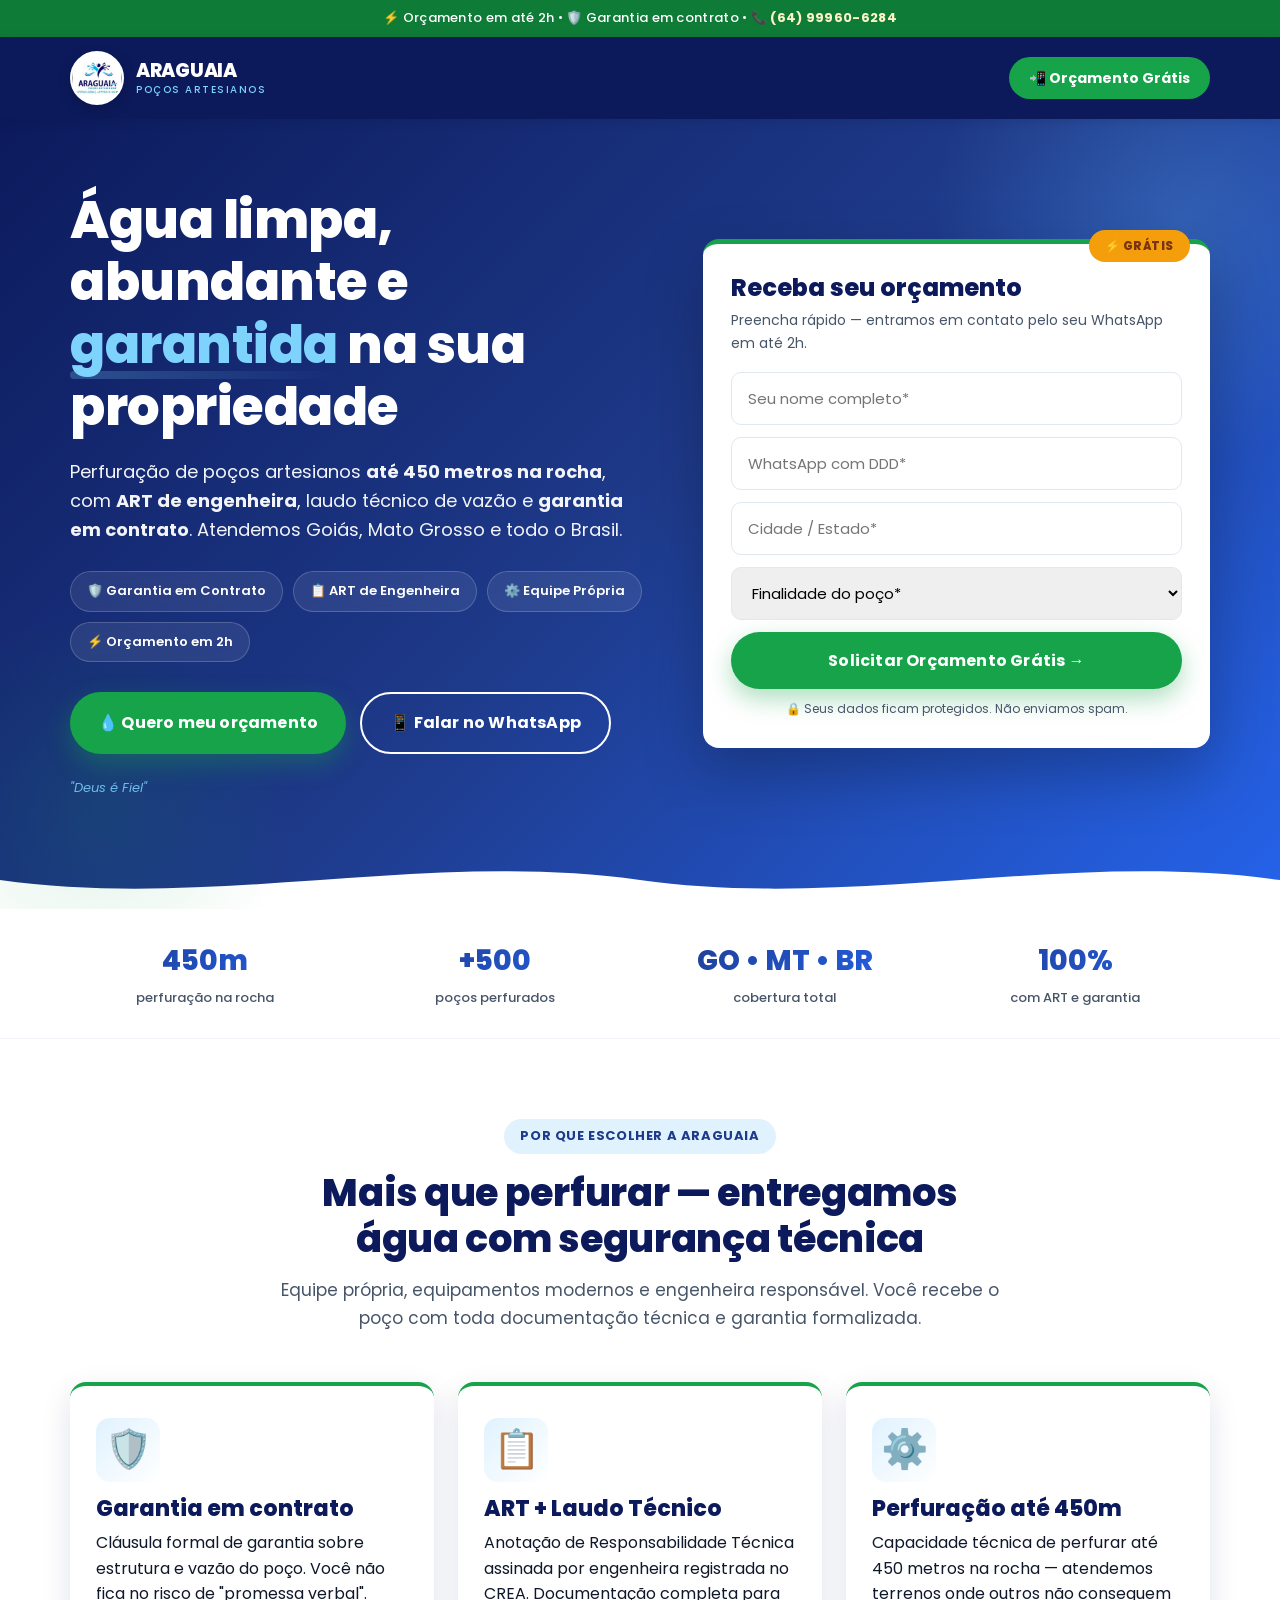
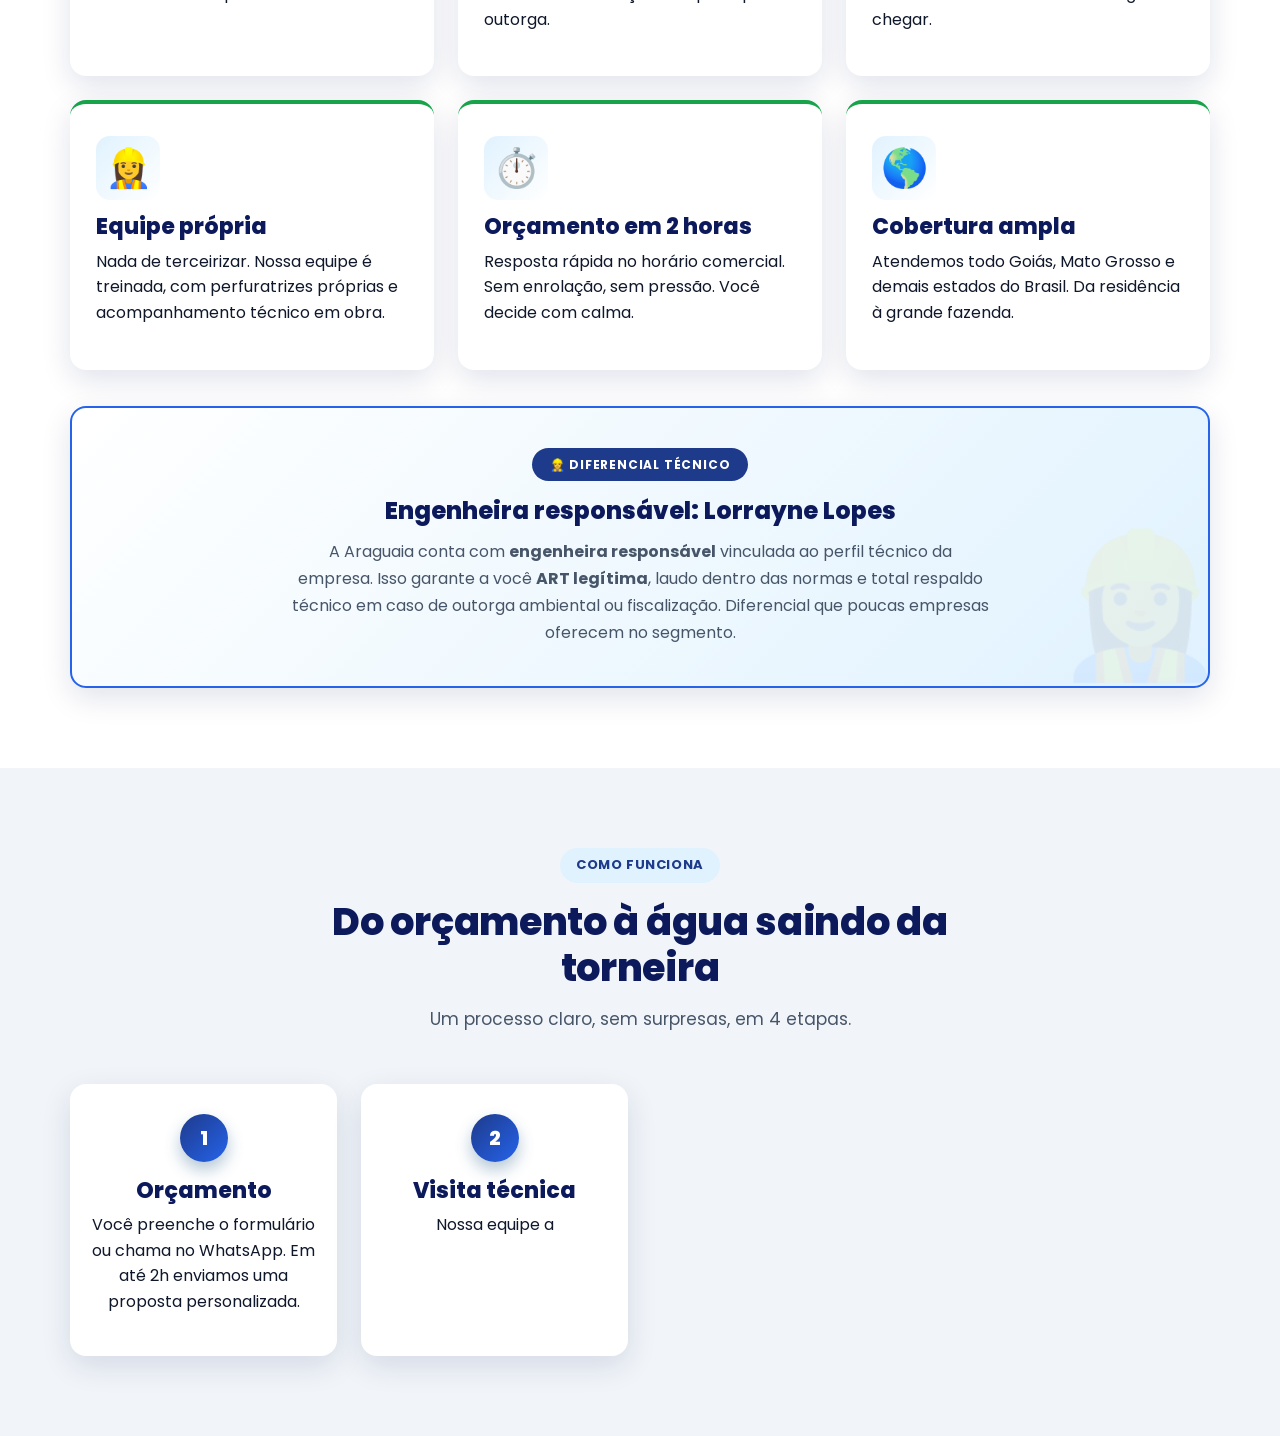
<file: index-v1-backup.html>
<!DOCTYPE html>
<html lang="pt-BR">
<head>
<meta charset="UTF-8" />
<meta name="viewport" content="width=device-width, initial-scale=1.0" />
<title>Araguaia Poços Artesianos | Perfuração até 450m com ART e Garantia | GO + MT + Brasil</title>
<meta name="description" content="Perfuração de poços artesianos até 450m na rocha, com ART de engenheiro, laudo de vazão e garantia em contrato. Atendemos Goiás, Mato Grosso e todo o Brasil. Orçamento em até 2h." />
<meta name="keywords" content="poço artesiano, perfuração de poços, poço semi-artesiano, poço artesiano Goiás, poço artesiano Mato Grosso, Araguaia poços, poço com ART, poço artesiano Iporá" />
<meta name="robots" content="index, follow" />
<meta name="author" content="Araguaia Poços Artesianos" />
<link rel="canonical" href="https://araguaiapocos.com.br/" />

<!-- Open Graph / Social -->
<meta property="og:type" content="website" />
<meta property="og:title" content="Araguaia Poços Artesianos | Perfuração até 450m com Garantia" />
<meta property="og:description" content="Perfuração até 450m na rocha. ART + Laudo + Garantia em contrato. Orçamento em até 2h pelo WhatsApp." />
<meta property="og:image" content="https://araguaiapocos.com.br/og-image.jpg" />
<meta property="og:url" content="https://araguaiapocos.com.br/" />
<meta property="og:locale" content="pt_BR" />

<!-- Favicon SVG embutido (gota azul) -->
<link rel="icon" type="image/svg+xml" href="data:image/svg+xml,%3Csvg xmlns='http://www.w3.org/2000/svg' viewBox='0 0 100 100'%3E%3Cpath d='M50 5 C30 35 15 55 15 70 a35 35 0 0 0 70 0 c0-15-15-35-35-65z' fill='%231e7bbd'/%3E%3Cpath d='M50 25 C40 40 32 55 32 65 a18 18 0 0 0 36 0 c0-10-8-25-18-40z' fill='%237dd3fc' opacity='.7'/%3E%3C/svg%3E" />

<!-- Schema.org Local Business -->
<script type="application/ld+json">
{
  "@context": "https://schema.org",
  "@type": "LocalBusiness",
  "name": "Araguaia Poços Artesianos",
  "image": "https://araguaiapocos.com.br/logo.png",
  "telephone": "+5564999606284",
  "url": "https://araguaiapocos.com.br/",
  "address": {
    "@type": "PostalAddress",
    "addressLocality": "Iporá",
    "addressRegion": "GO",
    "addressCountry": "BR"
  },
  "areaServed": [
    {"@type": "State", "name": "Goiás"},
    {"@type": "State", "name": "Mato Grosso"},
    {"@type": "Country", "name": "Brasil"}
  ],
  "priceRange": "$$",
  "openingHours": "Mo-Sa 07:00-19:00",
  "sameAs": ["https://www.instagram.com/araguaia_pocos_artesianos"]
}
</script>

<!-- Google Fonts: Poppins (mesma família de tom moderno+amigável que casa com o IG) -->
<link rel="preconnect" href="https://fonts.googleapis.com">
<link rel="preconnect" href="https://fonts.gstatic.com" crossorigin>
<link href="https://fonts.googleapis.com/css2?family=Poppins:wght@400;500;600;700;800&display=swap" rel="stylesheet">

<!-- ===== META PIXEL (SUBSTITUIR PIXEL_ID) ===== -->
<script>
!function(f,b,e,v,n,t,s){if(f.fbq)return;n=f.fbq=function(){n.callMethod?
n.callMethod.apply(n,arguments):n.queue.push(arguments)};if(!f._fbq)f._fbq=n;
n.push=n;n.loaded=!0;n.version='2.0';n.queue=[];t=b.createElement(e);t.async=!0;
t.src=v;s=b.getElementsByTagName(e)[0];s.parentNode.insertBefore(t,s)}(window,
document,'script','https://connect.facebook.net/en_US/fbevents.js');
fbq('init', 'PIXEL_ID');
fbq('track', 'PageView');
</script>
<noscript><img height="1" width="1" style="display:none"
src="https://www.facebook.com/tr?id=PIXEL_ID&ev=PageView&noscript=1"/></noscript>

<!-- ===== GOOGLE TAG (SUBSTITUIR GA_ID e ADS_ID) ===== -->
<script async src="https://www.googletagmanager.com/gtag/js?id=GA_ID"></script>
<script>
window.dataLayer = window.dataLayer || [];
function gtag(){dataLayer.push(arguments);}
gtag('js', new Date());
gtag('config', 'GA_ID');
gtag('config', 'AW-ADS_ID');
</script>

<style>
  :root{
    /* Paleta extraída DO LOGO REAL da Araguaia (refinada) */
    --azul-marinho:#0c1a5c;     /* azul profundo do logo - silhueta humana */
    --azul:#1e3a8a;             /* azul medio do logo */
    --azul-medio:#2563eb;       /* azul vibrante */
    --azul-claro:#7dd3fc;       /* turquesa - respingos do logo */
    --azul-turquesa:#22d3ee;    /* turquesa vivo - gota interna */
    --azul-suave:#e0f2fe;       /* fundo bem claro */
    --verde:#16a34a;
    --verde-esc:#0e7c36;
    --verde-claro:#dcfce7;
    --amarelo:#f59e0b;
    --amarelo-suave:#fef3c7;
    --vinho:#7c2d12;            /* marrom-vinho do "ARAGUAIA" no logo */
    --cinza:#475569;
    --cinza-claro:#f1f5f9;
    --branco:#ffffff;
    --texto:#0f172a;
    --radius:16px;
    --radius-sm:10px;
    --shadow:0 10px 30px rgba(12,26,92,.12);
    --shadow-hover:0 16px 40px rgba(12,26,92,.20);
  }
  *{box-sizing:border-box;margin:0;padding:0}
  html{scroll-behavior:smooth}
  body{
    font-family:'Poppins','Segoe UI',Roboto,Arial,sans-serif;
    color:var(--texto);
    line-height:1.6;
    background:#fff;
    -webkit-font-smoothing:antialiased;
  }
  img{max-width:100%;display:block}
  a{color:inherit;text-decoration:none}
  .container{max-width:1180px;margin:0 auto;padding:0 20px}
  h1,h2,h3{line-height:1.2;color:var(--azul-marinho);font-weight:800}
  h1{font-size:clamp(30px,4.5vw,52px);letter-spacing:-.5px}
  h2{font-size:clamp(26px,3.2vw,38px);margin-bottom:16px;letter-spacing:-.3px}
  h3{font-size:22px;margin-bottom:8px}
  p{margin-bottom:12px}

  .btn{
    display:inline-flex;align-items:center;gap:10px;
    background:var(--verde);color:#fff;
    padding:16px 28px;border-radius:50px;
    font-weight:700;font-size:16px;font-family:inherit;
    box-shadow:0 10px 24px rgba(22,163,74,.35);
    transition:all .2s ease;
    border:none;cursor:pointer;
    letter-spacing:.2px;
  }
  .btn:hover{transform:translateY(-2px);box-shadow:0 14px 30px rgba(22,163,74,.45)}
  .btn-secundario{
    background:transparent;color:#fff;
    border:2px solid #fff;box-shadow:none;
  }
  .btn-secundario:hover{background:#ffffff15}

  /* ===== LOGO (imagem real da Araguaia) ===== */
  .logo-mark{display:inline-flex;align-items:center;gap:12px}
  .logo-circle{
    width:54px;height:54px;border-radius:50%;
    background:#fff;
    display:flex;align-items:center;justify-content:center;
    box-shadow:0 4px 14px rgba(0,0,0,.2);
    flex-shrink:0;
    position:relative;overflow:hidden;
    border:2px solid #fff;
  }
  .logo-circle img{
    width:100%;height:100%;
    object-fit:cover;
    border-radius:50%;
  }
  .logo-text{display:flex;flex-direction:column;line-height:1.1}
  .logo-text strong{font-size:19px;font-weight:800;color:#fff;letter-spacing:-.3px}
  .logo-text span{font-size:10px;font-weight:500;color:#7dd3fc;letter-spacing:1.5px;text-transform:uppercase;margin-top:2px}

  /* ===== BARRA TOPO ===== */
  .topbar{
    background:var(--verde-esc);color:#fff;
    text-align:center;padding:8px 0;
    font-size:13px;font-weight:500;letter-spacing:.3px;
  }
  .topbar strong{color:#fef3c7}

  /* ===== HEADER ===== */
  header{
    background:var(--azul-marinho);color:#fff;
    padding:14px 0;position:sticky;top:0;z-index:50;
    box-shadow:0 2px 10px rgba(0,0,0,.1);
  }
  .nav{display:flex;justify-content:space-between;align-items:center;gap:16px}
  .nav-cta{
    font-size:14px;background:var(--verde);
    padding:10px 20px;border-radius:50px;font-weight:700;
    transition:transform .15s;
  }
  .nav-cta:hover{transform:scale(1.04)}

  /* ===== HERO COM ONDAS ===== */
  .hero{
    background:linear-gradient(135deg,#0c1a5c 0%, #1e3a8a 50%, #2563eb 100%);
    color:#fff;
    padding:70px 0 110px;
    position:relative;overflow:hidden;
  }
  .hero::before{
    content:"";position:absolute;
    right:-150px;top:-150px;
    width:500px;height:500px;
    background:radial-gradient(circle,#7dd3fc30,transparent 70%);
    border-radius:50%;
  }
  .hero::after{
    content:"";position:absolute;
    left:-100px;bottom:-100px;
    width:400px;height:400px;
    background:radial-gradient(circle,#16a34a20,transparent 70%);
    border-radius:50%;
  }
  .wave-divider{
    position:absolute;bottom:-1px;left:0;width:100%;
    line-height:0;
  }
  .wave-divider svg{width:100%;height:60px;display:block}

  .hero-grid{
    display:grid;grid-template-columns:1.15fr 1fr;
    gap:50px;align-items:center;
    position:relative;z-index:2;
  }
  .hero h1{color:#fff;margin-bottom:20px}
  .hero h1 em{font-style:normal;color:#7dd3fc;position:relative}
  .hero h1 em::after{
    content:"";position:absolute;left:0;bottom:2px;
    width:100%;height:8px;
    background:linear-gradient(90deg,#7dd3fc40,transparent);
    border-radius:4px;z-index:-1;
  }
  .hero p.lead{
    font-size:18px;opacity:.95;
    margin-bottom:26px;max-width:560px;
    font-weight:400;
  }
  .selos{display:flex;flex-wrap:wrap;gap:10px;margin:24px 0 30px}
  .selo{
    background:#ffffff15;border:1px solid #ffffff30;
    padding:9px 16px;border-radius:50px;
    font-size:13px;font-weight:600;
    backdrop-filter:blur(8px);
  }
  .hero-ctas{display:flex;flex-wrap:wrap;gap:14px}

  /* Faith mark sutil no hero */
  .faith-mark{
    margin-top:24px;
    font-size:13px;color:#7dd3fc;
    font-style:italic;font-weight:400;
    opacity:.85;
  }

  /* ===== FORM HERO ===== */
  .form-card{
    background:#fff;color:var(--texto);
    padding:30px 28px;border-radius:var(--radius);
    box-shadow:0 25px 60px rgba(0,0,0,.25);
    position:relative;
    border-top:5px solid var(--verde);
  }
  .form-card::before{
    content:"⚡ GRÁTIS";position:absolute;
    top:-14px;right:20px;
    background:var(--amarelo);color:#78350f;
    padding:6px 16px;border-radius:50px;
    font-size:12px;font-weight:800;letter-spacing:.5px;
  }
  .form-card h3{color:var(--azul-marinho);font-size:24px;margin-bottom:6px}
  .form-card p.sub{font-size:14px;color:var(--cinza);margin-bottom:18px}
  .form-card input, .form-card select{
    width:100%;padding:14px 16px;
    border:1.5px solid #e2e8f0;
    border-radius:var(--radius-sm);
    font-size:15px;margin-bottom:12px;
    font-family:inherit;
    transition:all .15s;
  }
  .form-card input:focus, .form-card select:focus{
    outline:none;border-color:var(--azul-medio);
    box-shadow:0 0 0 4px rgba(30,123,189,.12);
  }
  .form-card button{width:100%;justify-content:center}
  .form-card small{
    display:block;text-align:center;
    color:var(--cinza);font-size:12px;margin-top:10px;
  }

  /* ===== TRUST BAR ===== */
  .trust{
    background:#fff;padding:30px 0;
    border-bottom:1px solid var(--cinza-claro);
    position:relative;z-index:5;
  }
  .trust-grid{
    display:grid;grid-template-columns:repeat(4,1fr);
    gap:20px;text-align:center;
  }
  .trust-item{font-size:13px;color:var(--cinza);font-weight:500}
  .trust-item strong{
    display:block;color:var(--azul-marinho);
    font-size:28px;font-weight:800;margin-bottom:4px;
    background:linear-gradient(135deg,var(--azul) 0%, var(--azul-medio) 100%);
    -webkit-background-clip:text;
    -webkit-text-fill-color:transparent;
    background-clip:text;
  }

  /* ===== SEÇÕES ===== */
  section{padding:80px 0}
  section.alt{background:var(--cinza-claro)}
  .sec-head{text-align:center;max-width:740px;margin:0 auto 50px}
  .sec-head .tag{
    display:inline-block;
    background:var(--azul-suave);color:var(--azul);
    padding:7px 16px;border-radius:50px;
    font-size:13px;font-weight:700;
    text-transform:uppercase;letter-spacing:.6px;
    margin-bottom:16px;
  }
  .sec-head p{color:var(--cinza);font-size:17px;font-weight:400}

  /* ===== CARDS POR QUE ESCOLHER ===== */
  .cards{display:grid;grid-template-columns:repeat(3,1fr);gap:24px}
  .card{
    background:#fff;padding:32px 26px;
    border-radius:var(--radius);
    box-shadow:var(--shadow);
    border-top:4px solid var(--verde);
    transition:transform .25s, box-shadow .25s;
    position:relative;
  }
  .card:hover{transform:translateY(-6px);box-shadow:var(--shadow-hover)}
  .card .icon{
    font-size:38px;margin-bottom:14px;
    display:inline-flex;align-items:center;justify-content:center;
    width:64px;height:64px;border-radius:14px;
    background:linear-gradient(135deg,var(--azul-suave) 0%, #ffffff 100%);
  }

  /* ===== ENGENHEIRA — destaque especial ===== */
  .eng-block{
    background:linear-gradient(135deg,#fff 0%, var(--azul-suave) 100%);
    border:2px solid var(--azul-medio);
    padding:40px 32px;border-radius:var(--radius);
    text-align:center;margin-top:36px;
    box-shadow:var(--shadow);
    position:relative;overflow:hidden;
  }
  .eng-block::before{
    content:"👷‍♀️";
    position:absolute;right:-20px;bottom:-30px;
    font-size:140px;opacity:.08;
  }
  .eng-block .badge{
    display:inline-block;
    background:var(--azul);color:#fff;
    padding:7px 18px;border-radius:50px;
    font-size:12px;font-weight:700;
    text-transform:uppercase;letter-spacing:.8px;
    margin-bottom:16px;
  }
  .eng-block h3{color:var(--azul-marinho);font-size:24px;margin-bottom:12px}
  .eng-block p{
    color:var(--cinza);font-size:16px;
    max-width:700px;margin:0 auto;line-height:1.7;
  }

  /* ===== COMO FUNCIONA ===== */
  .passos{display:grid;grid-template-columns:repeat(4,1fr);gap:24px;position:relative}
  .passo{
    background:#fff;padding:30px 22px;
    border-radius:var(--radius);
    box-shadow:var(--shadow);
    text-align:center;position:relative;
    transition:transform .2s;
  }
  .passo:hover{transform:translateY(-4px)}
  .passo-num{
    background:linear-gradient(135deg,var(--azul) 0%, var(--azul-medio) 100%);
    color:#fff;width:48px;height:48px;
    border-radius:50%;display:flex;align-items:center;justify-content:center;
    font-weight:800;font-size:20px;margin:0 auto 16px;
    box-shadow:0 8px 16px rgba(10,74,122,.3);
  }

  /* ===== TIPOS DE POÇO ===== */
  .tipos{display:grid;grid-template-columns:repeat(3,1fr);gap:24px}
  .tipo{
    background:#fff;border-radius:var(--radius);
    overflow:hidden;box-shadow:var(--shadow);
    position:relative;transition:transform .25s;
  }
  .tipo:hover{transform:translateY(-6px);box-shadow:var(--shadow-hover)}
  .tipo.destaque{border:2px solid var(--verde);transform:scale(1.02)}
  .tipo.destaque::before{
    content:"⭐ MAIS PROCURADO";
    position:absolute;top:16px;right:-34px;
    background:var(--verde);color:#fff;
    padding:6px 44px;font-size:11px;font-weight:800;letter-spacing:.5px;
    transform:rotate(35deg);
  }
  .tipo-img{
    background:linear-gradient(135deg,var(--azul) 0%, var(--azul-medio) 50%, var(--azul-claro) 100%);
    height:160px;display:flex;align-items:center;justify-content:center;
    color:#fff;font-size:70px;position:relative;overflow:hidden;
  }
  .tipo-img::after{
    content:"";position:absolute;
    inset:0;
    background:url("data:image/svg+xml,%3Csvg xmlns='http://www.w3.org/2000/svg' width='100' height='40' viewBox='0 0 100 40'%3E%3Cpath d='M0 20 Q 25 5 50 20 T 100 20 L 100 40 L 0 40 Z' fill='%23ffffff15'/%3E%3C/svg%3E");
    background-repeat:repeat-x;background-position:bottom;
    opacity:.5;
  }
  .tipo-body{padding:26px}
  .tipo-body h3{color:var(--azul-marinho)}
  .tipo-body .preco{
    font-size:28px;font-weight:800;
    color:var(--verde-esc);
    margin:12px 0 4px;
  }
  .tipo-body .preco small{
    font-size:12px;color:var(--cinza);
    font-weight:500;display:block;margin-top:-2px;
  }
  .tipo-body ul{list-style:none;margin:16px 0}
  .tipo-body li{
    padding:8px 0;font-size:14px;
    color:var(--cinza);
    border-bottom:1px dashed #e2e8f0;
  }
  .tipo-body li::before{content:"✓ ";color:var(--verde);font-weight:800}

  /* ===== GALERIA DE OBRAS (placeholders elegantes) ===== */
  .galeria-info{
    background:var(--azul-suave);
    border:1px dashed var(--azul-medio);
    padding:20px;border-radius:var(--radius-sm);
    text-align:center;font-size:14px;
    color:var(--azul);margin-top:20px;
  }
  .galeria-grid{
    display:grid;grid-template-columns:repeat(4,1fr);
    gap:14px;margin-top:24px;
  }
  .galeria-item{
    aspect-ratio:1;border-radius:var(--radius-sm);
    background:linear-gradient(135deg,var(--azul-suave) 0%, var(--azul-claro) 100%);
    display:flex;align-items:center;justify-content:center;
    font-size:42px;color:#ffffff80;
    border:2px dashed #ffffff60;
    cursor:pointer;transition:transform .2s;
    text-align:center;
  }
  .galeria-item:hover{transform:scale(1.02)}

  /* ===== DEPOIMENTOS ===== */
  .depos{display:grid;grid-template-columns:repeat(3,1fr);gap:24px}
  .depo{
    background:#fff;padding:28px;
    border-radius:var(--radius);
    box-shadow:var(--shadow);
    border-left:4px solid var(--verde);
    transition:transform .2s;
  }
  .depo:hover{transform:translateY(-3px)}
  .depo p.fala{
    font-style:italic;color:var(--cinza);
    margin-bottom:18px;line-height:1.65;
  }
  .depo .autor{display:flex;align-items:center;gap:12px}
  .depo .avatar{
    width:50px;height:50px;border-radius:50%;
    background:linear-gradient(135deg,var(--azul) 0%, var(--azul-medio) 100%);
    color:#fff;display:flex;align-items:center;justify-content:center;
    font-weight:800;font-size:20px;
  }
  .depo .autor strong{display:block;color:var(--azul-marinho);font-weight:700}
  .depo .autor small{color:var(--cinza);font-size:13px}
  .estrelas{color:#fbbf24;margin-bottom:10px;font-size:18px;letter-spacing:2px}

  /* ===== FAQ ===== */
  .faq{max-width:820px;margin:0 auto}
  .faq details{
    background:#fff;border-radius:12px;
    padding:20px 24px;margin-bottom:12px;
    box-shadow:0 2px 8px rgba(0,0,0,.05);
    border:1px solid transparent;
    transition:border-color .2s;
  }
  .faq details[open]{border-color:var(--azul-medio)}
  .faq summary{
    font-weight:700;cursor:pointer;
    color:var(--azul-marinho);list-style:none;
    display:flex;justify-content:space-between;align-items:center;gap:14px;
    font-size:15px;
  }
  .faq summary::after{
    content:"+";font-size:26px;
    color:var(--verde);font-weight:300;
    transition:transform .2s;
  }
  .faq details[open] summary::after{content:"−"}
  .faq details p{margin-top:14px;color:var(--cinza);line-height:1.65}

  /* ===== CTA FINAL ===== */
  .cta-final{
    background:linear-gradient(135deg,var(--verde-esc) 0%, var(--verde) 100%);
    color:#fff;text-align:center;padding:80px 0;
    position:relative;overflow:hidden;
  }
  .cta-final::after{
    content:"";position:absolute;left:-100px;bottom:-100px;
    width:300px;height:300px;
    background:radial-gradient(circle,#ffffff25,transparent 70%);
    border-radius:50%;
  }
  .cta-final h2{color:#fff;margin-bottom:14px;position:relative;z-index:1}
  .cta-final p{font-size:18px;margin-bottom:30px;opacity:.95;position:relative;z-index:1}
  .cta-final .btn{
    background:#fff;color:var(--verde-esc);
    position:relative;z-index:1;
  }
  .cta-final .btn:hover{transform:translateY(-3px) scale(1.03)}

  /* ===== FOOTER ===== */
  footer{
    background:var(--azul-marinho);color:#cbd5e1;
    padding:50px 0 20px;font-size:14px;
  }
  .foot-grid{
    display:grid;grid-template-columns:2fr 1fr 1fr;
    gap:36px;margin-bottom:30px;
  }
  footer h4{color:#fff;margin-bottom:14px;font-size:16px}
  footer a:hover{color:#7dd3fc}
  .foot-bottom{
    border-top:1px solid #ffffff22;
    padding-top:20px;text-align:center;
    font-size:13px;color:#94a3b8;
  }
  .foot-tel{
    display:block;font-size:18px;
    color:#fff;font-weight:700;margin:6px 0;
  }
  .deus-fiel{
    margin-top:14px;
    font-style:italic;color:#7dd3fc;
    font-size:13px;font-weight:500;
  }
  .deus-fiel::before{content:"🙏 "}

  /* ===== WHATSAPP FLUTUANTE ===== */
  .wa-float{
    position:fixed;bottom:24px;right:24px;
    background:#25d366;color:#fff;
    width:62px;height:62px;border-radius:50%;
    display:flex;align-items:center;justify-content:center;
    box-shadow:0 8px 24px rgba(37,211,102,.5);
    z-index:100;animation:pulse 2s infinite;
  }
  @keyframes pulse{0%,100%{transform:scale(1)}50%{transform:scale(1.06)}}

  /* ===== RESPONSIVO ===== */
  @media (max-width:880px){
    .hero{padding:50px 0 90px}
    .hero-grid{grid-template-columns:1fr;gap:34px}
    .trust-grid{grid-template-columns:repeat(2,1fr);gap:14px}
    .cards, .passos, .tipos, .depos{grid-template-columns:1fr}
    .galeria-grid{grid-template-columns:repeat(2,1fr)}
    .foot-grid{grid-template-columns:1fr;gap:24px}
    .nav-cta{padding:8px 14px;font-size:12px}
    .logo-text strong{font-size:15px}
    .logo-text span{font-size:9px;letter-spacing:1px}
    .tipo.destaque{transform:none}
    section{padding:60px 0}
    .topbar{font-size:11px;padding:6px 0}
    .topbar span{display:none}
  }
</style>
</head>
<body>

<!-- BARRA SUPERIOR -->
<div class="topbar">
  ⚡ Orçamento em até 2h • 🛡️ Garantia em contrato • <strong>📞 (64) 99960-6284</strong>
</div>

<!-- HEADER COM LOGO SVG -->
<header>
  <div class="container nav">
    <div class="logo-mark">
      <!-- LOGO REAL DA ARAGUAIA (logo.jpg na pasta) -->
      <div class="logo-circle">
        <img src="logo.jpg" alt="Araguaia Poços Artesianos" />
      </div>
      <div class="logo-text">
        <strong>ARAGUAIA</strong>
        <span>Poços Artesianos</span>
      </div>
    </div>
    <a href="https://wa.me/message/VCMNJ7SGMDHQE1" class="nav-cta" target="_blank" rel="noopener" onclick="trackClick('cta_header_whatsapp')">📲 Orçamento Grátis</a>
  </div>
</header>

<!-- HERO -->
<section class="hero">
  <div class="container hero-grid">
    <div>
      <h1>Água limpa, abundante e <em>garantida</em> na sua propriedade</h1>
      <p class="lead">Perfuração de poços artesianos <strong>até 450 metros na rocha</strong>, com <strong>ART de engenheira</strong>, laudo técnico de vazão e <strong>garantia em contrato</strong>. Atendemos Goiás, Mato Grosso e todo o Brasil.</p>
      <div class="selos">
        <span class="selo">🛡️ Garantia em Contrato</span>
        <span class="selo">📋 ART de Engenheira</span>
        <span class="selo">⚙️ Equipe Própria</span>
        <span class="selo">⚡ Orçamento em 2h</span>
      </div>
      <div class="hero-ctas">
        <a href="#orcamento" class="btn" onclick="trackClick('cta_hero_principal')">💧 Quero meu orçamento</a>
        <a href="https://wa.me/message/VCMNJ7SGMDHQE1" class="btn btn-secundario" target="_blank" rel="noopener" onclick="trackClick('cta_hero_whatsapp')">📱 Falar no WhatsApp</a>
      </div>
      <div class="faith-mark">"Deus é Fiel"</div>
    </div>

    <!-- FORM HERO -->
    <form class="form-card" id="orcamento" onsubmit="return enviarLead(event)">
      <h3>Receba seu orçamento</h3>
      <p class="sub">Preencha rápido — entramos em contato pelo seu WhatsApp em até 2h.</p>
      <input type="text" name="nome" placeholder="Seu nome completo*" required />
      <input type="tel" name="telefone" placeholder="WhatsApp com DDD*" required />
      <input type="text" name="cidade" placeholder="Cidade / Estado*" required />
      <select name="finalidade" required>
        <option value="">Finalidade do poço*</option>
        <option>Residencial / Chácara</option>
        <option>Sítio / Pequena propriedade rural</option>
        <option>Fazenda (médio/grande porte)</option>
        <option>Indústria / Comércio / Posto</option>
        <option>Loteamento / Condomínio</option>
      </select>
      <button type="submit" class="btn">Solicitar Orçamento Grátis →</button>
      <small>🔒 Seus dados ficam protegidos. Não enviamos spam.</small>
    </form>
  </div>
  <!-- ONDAS DECORATIVAS NA BASE DO HERO -->
  <div class="wave-divider">
    <svg viewBox="0 0 1440 60" preserveAspectRatio="none" xmlns="http://www.w3.org/2000/svg">
      <path d="M0,30 C240,60 480,0 720,30 C960,60 1200,0 1440,30 L1440,60 L0,60 Z" fill="#ffffff"/>
    </svg>
  </div>
</section>

<!-- TRUST BAR -->
<section class="trust">
  <div class="container trust-grid">
    <div class="trust-item"><strong>450m</strong>perfuração na rocha</div>
    <div class="trust-item"><strong>+500</strong>poços perfurados</div>
    <div class="trust-item"><strong>GO • MT • BR</strong>cobertura total</div>
    <div class="trust-item"><strong>100%</strong>com ART e garantia</div>
  </div>
</section>

<!-- POR QUE ESCOLHER -->
<section>
  <div class="container">
    <div class="sec-head">
      <span class="tag">Por que escolher a Araguaia</span>
      <h2>Mais que perfurar — entregamos água com segurança técnica</h2>
      <p>Equipe própria, equipamentos modernos e engenheira responsável. Você recebe o poço com toda documentação técnica e garantia formalizada.</p>
    </div>
    <div class="cards">
      <div class="card">
        <div class="icon">🛡️</div>
        <h3>Garantia em contrato</h3>
        <p>Cláusula formal de garantia sobre estrutura e vazão do poço. Você não fica no risco de "promessa verbal".</p>
      </div>
      <div class="card">
        <div class="icon">📋</div>
        <h3>ART + Laudo Técnico</h3>
        <p>Anotação de Responsabilidade Técnica assinada por engenheira registrada no CREA. Documentação completa para outorga.</p>
      </div>
      <div class="card">
        <div class="icon">⚙️</div>
        <h3>Perfuração até 450m</h3>
        <p>Capacidade técnica de perfurar até 450 metros na rocha — atendemos terrenos onde outros não conseguem chegar.</p>
      </div>
      <div class="card">
        <div class="icon">👷‍♀️</div>
        <h3>Equipe própria</h3>
        <p>Nada de terceirizar. Nossa equipe é treinada, com perfuratrizes próprias e acompanhamento técnico em obra.</p>
      </div>
      <div class="card">
        <div class="icon">⏱️</div>
        <h3>Orçamento em 2 horas</h3>
        <p>Resposta rápida no horário comercial. Sem enrolação, sem pressão. Você decide com calma.</p>
      </div>
      <div class="card">
        <div class="icon">🌎</div>
        <h3>Cobertura ampla</h3>
        <p>Atendemos todo Goiás, Mato Grosso e demais estados do Brasil. Da residência à grande fazenda.</p>
      </div>
    </div>

    <!-- ENGENHEIRA -->
    <div class="eng-block">
      <span class="badge">👷‍♀️ Diferencial Técnico</span>
      <h3>Engenheira responsável: Lorrayne Lopes</h3>
      <p>
        A Araguaia conta com <strong>engenheira responsável</strong> vinculada ao perfil técnico da empresa. Isso garante a você <strong>ART legítima</strong>, laudo dentro das normas e total respaldo técnico em caso de outorga ambiental ou fiscalização. Diferencial que poucas empresas oferecem no segmento.
      </p>
    </div>
  </div>
</section>

<!-- COMO FUNCIONA -->
<section class="alt">
  <div class="container">
    <div class="sec-head">
      <span class="tag">Como funciona</span>
      <h2>Do orçamento à água saindo da torneira</h2>
      <p>Um processo claro, sem surpresas, em 4 etapas.</p>
    </div>
    <div class="passos">
      <div class="passo">
        <div class="passo-num">1</div>
        <h3>Orçamento</h3>
        <p>Você preenche o formulário ou chama no WhatsApp. Em até 2h enviamos uma proposta personalizada.</p>
      </div>
      <div class="passo">
        <div class="passo-num">2</div>
        <h3>Visita técnica</h3>
        <p>Nossa equipe a
</file>
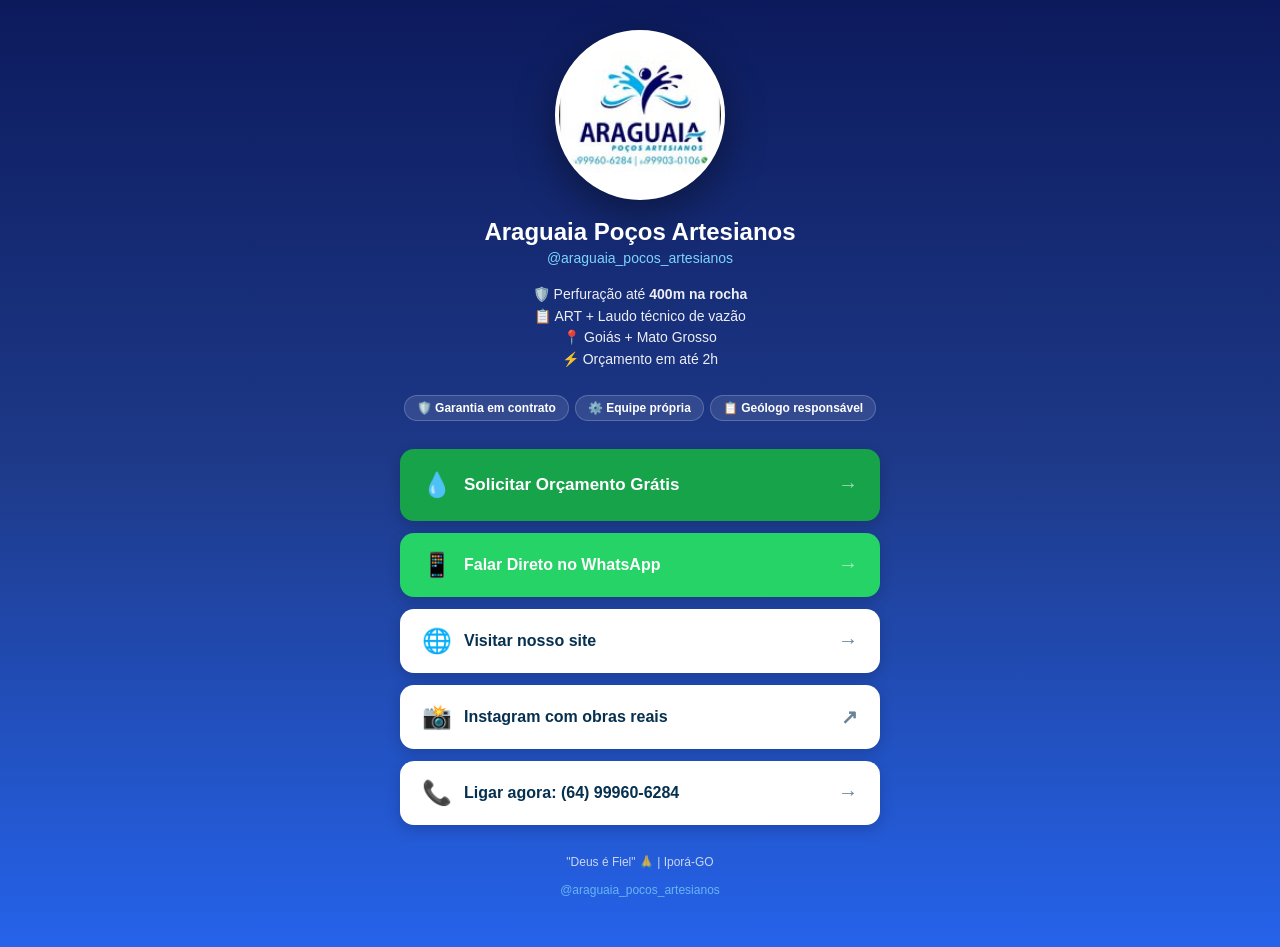
<file: links.html>
<!DOCTYPE html>
<html lang="pt-BR">
<head>
<meta charset="UTF-8" />
<meta name="viewport" content="width=device-width, initial-scale=1.0" />
<title>Araguaia Poços Artesianos | Links</title>
<meta name="description" content="Todos os contatos e canais oficiais da Araguaia Poços Artesianos." />

<!-- Pixel Meta + GA (mesmos da landing principal) -->
<script>
!function(f,b,e,v,n,t,s){if(f.fbq)return;n=f.fbq=function(){n.callMethod?
n.callMethod.apply(n,arguments):n.queue.push(arguments)};if(!f._fbq)f._fbq=n;
n.push=n;n.loaded=!0;n.version='2.0';n.queue=[];t=b.createElement(e);t.async=!0;
t.src=v;s=b.getElementsByTagName(e)[0];s.parentNode.insertBefore(t,s)}(window,
document,'script','https://connect.facebook.net/en_US/fbevents.js');
fbq('init', '1262140649186599');
fbq('track', 'PageView');
</script>
<script async src="https://www.googletagmanager.com/gtag/js?id=G-K658GHN5X1"></script>
<script>
window.dataLayer = window.dataLayer || [];
function gtag(){dataLayer.push(arguments);}
gtag('js', new Date());
gtag('config', 'G-K658GHN5X1');
gtag('config', 'AW-18195545175');
</script>

<style>
  *{box-sizing:border-box;margin:0;padding:0}
  body{
    font-family:'Segoe UI',Roboto,Arial,sans-serif;
    background:linear-gradient(180deg,#0c1a5c 0%, #1e3a8a 50%, #2563eb 100%);
    min-height:100vh;
    padding:30px 16px 50px;
    color:#fff;
  }
  .wrap{max-width:480px;margin:0 auto;text-align:center}
  .logo{
    width:170px;height:170px;border-radius:50%;
    background:#fff;margin:0 auto 18px;
    overflow:hidden;
    box-shadow:0 14px 40px rgba(0,0,0,.4);
    border:4px solid #fff;
  }
  .logo img{width:100%;height:100%;object-fit:cover}
  h1{font-size:24px;margin-bottom:4px}
  .handle{color:#7dd3fc;font-size:14px;margin-bottom:18px}
  .bio{font-size:14px;line-height:1.55;opacity:.92;margin-bottom:24px;padding:0 10px}
  .badges{display:flex;flex-wrap:wrap;gap:6px;justify-content:center;margin-bottom:28px}
  .badge{background:#ffffff1a;border:1px solid #ffffff33;padding:5px 12px;border-radius:50px;font-size:12px;font-weight:600}
  .link-btn{
    display:flex;align-items:center;justify-content:space-between;
    background:#fff;color:#06304f;
    padding:18px 22px;border-radius:14px;
    margin-bottom:12px;
    font-weight:700;font-size:16px;
    text-decoration:none;
    box-shadow:0 4px 14px rgba(0,0,0,.18);
    transition:transform .15s, box-shadow .15s;
  }
  .link-btn:hover{transform:translateY(-2px);box-shadow:0 6px 20px rgba(0,0,0,.25)}
  .link-btn.destaque{background:#16a34a;color:#fff;font-size:17px;padding:22px}
  .link-btn.wa{background:#25d366;color:#fff}
  .link-btn .icon{font-size:24px;margin-right:12px}
  .link-btn .content{flex:1;text-align:left}
  .link-btn .arrow{font-size:20px;opacity:.6}
  .footer{margin-top:30px;font-size:12px;opacity:.75}
  .footer a{color:#7dd3fc;text-decoration:none}
</style>
</head>
<body>
<div class="wrap">

  <div class="logo"><img src="logo.jpg" alt="Araguaia Poços Artesianos"></div>
  <h1>Araguaia Poços Artesianos</h1>
  <div class="handle">@araguaia_pocos_artesianos</div>

  <p class="bio">
    🛡️ Perfuração até <strong>400m na rocha</strong><br>
    📋 ART + Laudo técnico de vazão<br>
    📍 Goiás + Mato Grosso<br>
    ⚡ Orçamento em até 2h
  </p>

  <div class="badges">
    <span class="badge">🛡️ Garantia em contrato</span>
    <span class="badge">⚙️ Equipe própria</span>
    <span class="badge">📋 Geólogo responsável</span>
  </div>

  <a href="#" class="link-btn destaque" onclick="goTo('orcamento', event)">
    <span class="icon">💧</span>
    <span class="content">Solicitar Orçamento Grátis</span>
    <span class="arrow">→</span>
  </a>

  <a href="#" class="link-btn wa" onclick="goTo('whatsapp', event)">
    <span class="icon">📱</span>
    <span class="content">Falar Direto no WhatsApp</span>
    <span class="arrow">→</span>
  </a>

  <a href="#" class="link-btn" onclick="goTo('site', event)">
    <span class="icon">🌐</span>
    <span class="content">Visitar nosso site</span>
    <span class="arrow">→</span>
  </a>

  <a href="https://www.instagram.com/araguaia_pocos_artesianos" class="link-btn" target="_blank">
    <span class="icon">📸</span>
    <span class="content">Instagram com obras reais</span>
    <span class="arrow">↗</span>
  </a>

  <a href="#" class="link-btn" onclick="goTo('ligar', event)">
    <span class="icon">📞</span>
    <span class="content">Ligar agora: (64) 99960-6284</span>
    <span class="arrow">→</span>
  </a>

  <div class="footer">
    "Deus é Fiel" 🙏 | Iporá-GO<br><br>
    <a href="https://www.instagram.com/araguaia_pocos_artesianos" target="_blank">@araguaia_pocos_artesianos</a>
  </div>
</div>

<script>
// === CAPTURA UTMs (com fallback Instagram) ===
function p(n){return new URLSearchParams(location.search).get(n)||''}
const utm = {
  source: p('utm_source') || 'instagram',
  medium: p('utm_medium') || 'bio',
  campaign: p('utm_campaign') || 'links_page',
  content: p('utm_content') || ''
};

// === Redirecionamentos com tracking ===
function goTo(dest, evt){
  evt.preventDefault();
  const params = `?utm_source=${utm.source}&utm_medium=${utm.medium}&utm_campaign=${utm.campaign}&utm_content=link_${dest}`;

  // Conversão Meta + GA
  if (typeof fbq !== 'undefined') fbq('track', 'Contact', {content_name: 'links_' + dest});
  if (typeof gtag !== 'undefined') gtag('event', 'click', {event_label: 'links_' + dest});

  let url;
  switch(dest){
    case 'orcamento':
      url = 'https://araguaiapocos.com.br/' + params;
      break;
    case 'whatsapp':
      const msg = encodeURIComponent('Olá! Vim pelo Instagram da Araguaia Poços e quero um orçamento.');
      url = 'https://wa.me/5564996122284?text=' + msg;
      break;
    case 'site':
      url = 'https://araguaiapocos.com.br/' + params;
      break;
    case 'ligar':
      url = 'tel:+5564999606284';
      break;
    default:
      url = 'https://araguaiapocos.com.br/';
  }

  // Pequeno delay para o tracking enviar antes do redirect
  setTimeout(()=>{ window.location.href = url; }, 120);
}
</script>
</body>
</html>
</file>
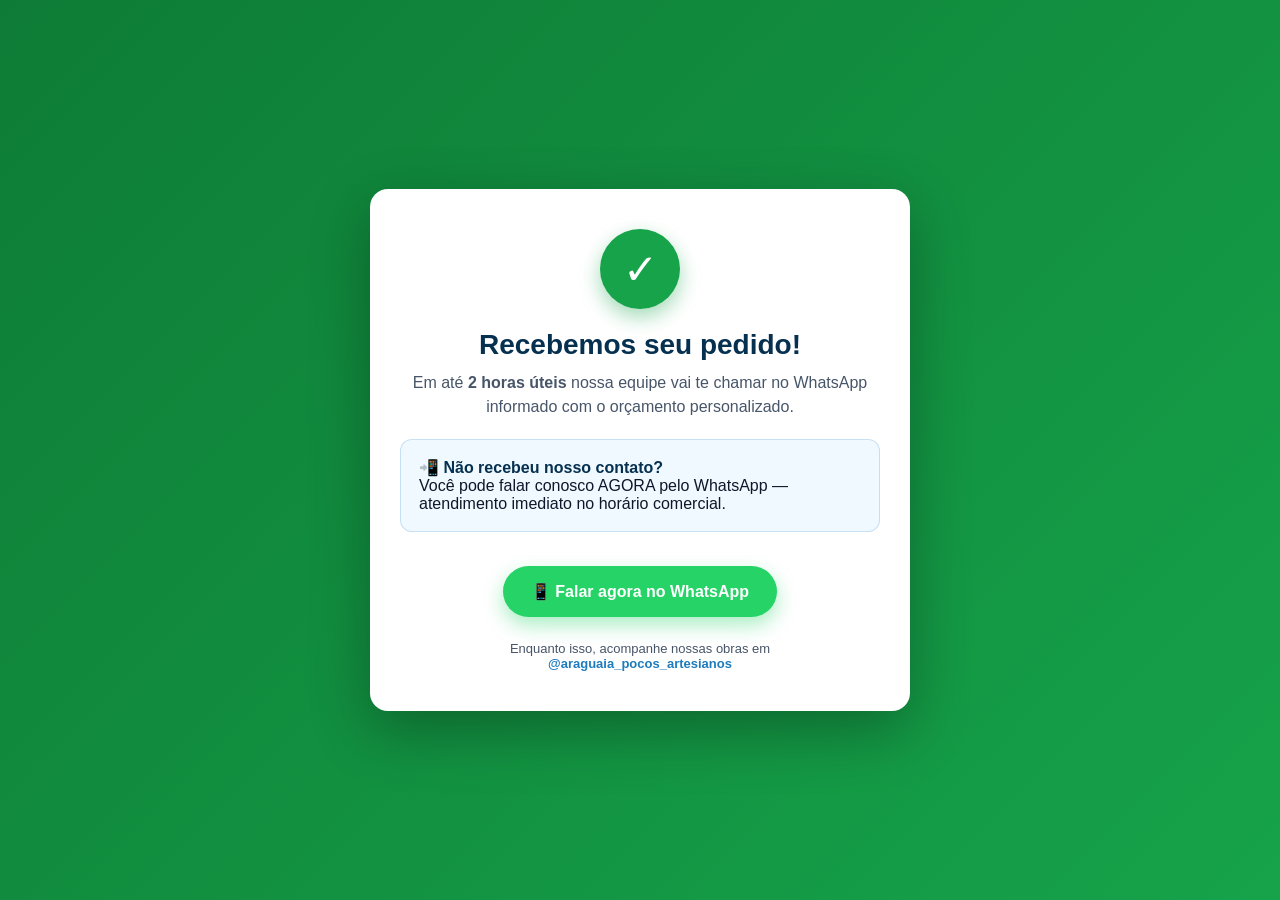
<file: obrigado.html>
<!DOCTYPE html>
<html lang="pt-BR">
<head>
<meta charset="UTF-8" />
<meta name="viewport" content="width=device-width, initial-scale=1.0" />
<title>Obrigado! | Araguaia Poços Artesianos</title>
<meta name="robots" content="noindex, nofollow" />

<!-- Pixel Meta + GA com conversão -->
<script>
!function(f,b,e,v,n,t,s){if(f.fbq)return;n=f.fbq=function(){n.callMethod?
n.callMethod.apply(n,arguments):n.queue.push(arguments)};if(!f._fbq)f._fbq=n;
n.push=n;n.loaded=!0;n.version='2.0';n.queue=[];t=b.createElement(e);t.async=!0;
t.src=v;s=b.getElementsByTagName(e)[0];s.parentNode.insertBefore(t,s)}(window,
document,'script','https://connect.facebook.net/en_US/fbevents.js');
fbq('init', '1262140649186599');
fbq('track', 'PageView');
fbq('track', 'Lead');           // <-- Evento de conversão (importante)
fbq('track', 'CompleteRegistration');
</script>
<script async src="https://www.googletagmanager.com/gtag/js?id=G-K658GHN5X1"></script>
<script>
window.dataLayer = window.dataLayer || [];
function gtag(){dataLayer.push(arguments);}
gtag('js', new Date());
gtag('config', 'G-K658GHN5X1');
gtag('config', 'AW-18195545175');
gtag('event', 'generate_lead', {value: 1, currency: 'BRL'});
// Conversão Google Ads — Lead Landing Araguaia
gtag('event', 'conversion', {'send_to': 'AW-18195545175/fV_8CPXbirUcENf4p-RD', 'value': 100.0, 'currency': 'BRL'});
</script>

<style>
  *{box-sizing:border-box;margin:0;padding:0}
  body{
    font-family:'Segoe UI',Roboto,Arial,sans-serif;
    background:linear-gradient(135deg,#0e7c36 0%,#16a34a 100%);
    color:#fff;min-height:100vh;
    display:flex;align-items:center;justify-content:center;
    padding:20px;
  }
  .box{
    max-width:540px;background:#fff;color:#0f172a;
    padding:40px 30px;border-radius:18px;text-align:center;
    box-shadow:0 20px 60px rgba(0,0,0,.3);
  }
  .check{
    width:80px;height:80px;border-radius:50%;
    background:#16a34a;color:#fff;
    display:flex;align-items:center;justify-content:center;
    font-size:42px;margin:0 auto 20px;
    box-shadow:0 8px 20px rgba(22,163,74,.4);
  }
  h1{font-size:28px;color:#06304f;margin-bottom:10px}
  p{color:#475569;margin-bottom:16px;line-height:1.5}
  .info-box{
    background:#f0f9ff;border:1.5px solid #1e7bbd33;
    padding:18px;border-radius:12px;text-align:left;
    margin:20px 0;
  }
  .info-box strong{color:#06304f}
  .btn{
    display:inline-flex;align-items:center;gap:10px;
    background:#25d366;color:#fff;
    padding:16px 28px;border-radius:50px;
    font-weight:700;font-size:16px;text-decoration:none;
    margin-top:14px;
    box-shadow:0 8px 20px rgba(37,211,102,.4);
  }
  .footer-msg{
    margin-top:24px;font-size:13px;color:#475569;
  }
  .footer-msg a{color:#1e7bbd;font-weight:700;text-decoration:none}
</style>
</head>
<body>
<div class="box">
  <div class="check">✓</div>
  <h1>Recebemos seu pedido!</h1>
  <p>Em até <strong>2 horas úteis</strong> nossa equipe vai te chamar no WhatsApp informado com o orçamento personalizado.</p>

  <div class="info-box">
    <strong>📲 Não recebeu nosso contato?</strong><br>
    Você pode falar conosco AGORA pelo WhatsApp — atendimento imediato no horário comercial.
  </div>

  <a href="https://wa.me/5564996122284?text=Ol%C3%A1%21%20Acabei%20de%20enviar%20o%20formul%C3%A1rio%20no%20site%20da%20Araguaia%20Po%C3%A7os." class="btn" target="_blank">
    📱 Falar agora no WhatsApp
  </a>

  <div class="footer-msg">
    Enquanto isso, acompanhe nossas obras em<br>
    <a href="https://www.instagram.com/araguaia_pocos_artesianos" target="_blank">@araguaia_pocos_artesianos</a>
  </div>
</div>

<script>
// Auto-redirect pro WhatsApp em 8 segundos (caso o usuário não clique)
setTimeout(function(){
  if(document.visibilityState === 'visible'){
    // Não força — apenas mostra hint
    document.querySelector('.btn').style.animation = 'pulse 1s infinite';
  }
}, 5000);
</script>
</body>
</html>
</file>
<file: styles.css>
/* ============================================================
   ARAGUAIA POÇOS — Landing V4 | Estilo Hidroponta B2B
   ============================================================ */

:root{
  --azul-primary:#0066cc;
  --azul-dark:#003e7e;
  --azul-deep:#001f47;
  --azul-light:#e6f0fb;
  --azul-bright:#0084ff;
  --turquesa:#00b8d9;
  --verde:#16a34a;
  --laranja:#f59e0b;
  --texto:#0f1d2e;
  --texto-2:#475569;
  --texto-3:#6b7280;
  --borda:#e5e7eb;
  --borda-suave:#f1f5f9;
  --bg:#ffffff;
  --bg-2:#f8fafc;
  --bg-dark:#001f47;
  --bg-darker:#000c1f;
  --shadow:0 10px 30px rgba(0,38,124,.08);
  --shadow-lg:0 25px 60px rgba(0,38,124,.15);
  --radius-sm:8px;
  --radius:14px;
  --radius-lg:24px;
}

*{box-sizing:border-box;margin:0;padding:0}
html{scroll-behavior:smooth;-webkit-text-size-adjust:100%}
body{
  font-family:'Inter',system-ui,-apple-system,sans-serif;
  color:var(--texto);background:var(--bg);
  line-height:1.55;-webkit-font-smoothing:antialiased;
  overflow-x:hidden;
}
img,video{max-width:100%;display:block}
a{color:inherit;text-decoration:none}
button{font-family:inherit;cursor:pointer;border:none;background:none}
.wrap{max-width:1240px;margin:0 auto;padding:0 24px}

h1,h2,h3,h4{line-height:1.1;letter-spacing:-.025em;color:var(--texto);font-weight:700}
h1{font-size:clamp(38px,5.5vw,72px);letter-spacing:-.04em;font-weight:800}
h2{font-size:clamp(28px,3.8vw,48px);letter-spacing:-.035em;margin-bottom:18px;font-weight:800}
h3{font-size:20px;font-weight:700}
p{color:var(--texto-2);font-size:16px}

/* BOTÕES */
.btn{display:inline-flex;align-items:center;justify-content:center;gap:8px;padding:14px 26px;border-radius:50px;font-weight:600;font-size:15px;transition:all .2s;white-space:nowrap;border:none;cursor:pointer}
.btn-primary{background:var(--azul-primary);color:#fff}
.btn-primary:hover{background:var(--azul-dark);transform:translateY(-2px);box-shadow:0 10px 24px rgba(0,102,204,.4)}
.btn-laranja{background:var(--laranja);color:#fff}
.btn-laranja:hover{background:#d97706;transform:translateY(-2px)}
.btn-ghost{background:transparent;color:#fff;border:1.5px solid rgba(255,255,255,.4)}
.btn-ghost:hover{background:rgba(255,255,255,.1);border-color:#fff}
.btn-light{background:#fff;color:var(--azul-primary)}
.btn-light:hover{background:var(--azul-light);transform:translateY(-2px)}
.btn-lg{padding:18px 36px;font-size:16px}

/* SCROLL PROGRESS */
.scroll-bar{position:fixed;top:0;left:0;height:3px;width:0;background:var(--azul-primary);z-index:200;transition:width .1s linear}

/* TOPBAR */
.topbar{background:var(--bg-dark);color:#cbd9eb;padding:11px 0;font-size:14px;font-weight:500;letter-spacing:.01em}
.topbar .wrap{display:flex;justify-content:space-between;align-items:center;flex-wrap:wrap;gap:14px}
.topbar-info{display:flex;gap:26px;flex-wrap:wrap}
.topbar-info span{display:inline-flex;align-items:center;gap:8px;font-weight:500;color:#dde6f3}
.topbar-info span svg{flex-shrink:0}
.topbar a{color:#fff;font-weight:700;display:inline-flex;align-items:center;background:rgba(37,211,102,.12);padding:6px 14px;border-radius:50px;border:1px solid rgba(37,211,102,.25);transition:all .2s;font-size:14px}
.topbar a:hover{background:rgba(37,211,102,.22);border-color:rgba(37,211,102,.45)}

/* HEADER */
.hdr{position:sticky;top:0;z-index:50;background:rgba(255,255,255,.96);backdrop-filter:blur(20px);border-bottom:1px solid var(--borda-suave);padding:14px 0;transition:all .25s}
.hdr.scrolled{box-shadow:0 4px 20px rgba(0,0,0,.06);padding:10px 0}
.hdr .wrap{display:flex;justify-content:space-between;align-items:center;gap:20px}
.logo{display:flex;align-items:center;gap:12px}
.logo-img{width:60px;height:60px;border-radius:50%;overflow:hidden;background:#fff;border:1px solid var(--borda);flex-shrink:0}
.logo-img img{width:100%;height:100%;object-fit:cover}
.logo-txt{display:flex;flex-direction:column;line-height:1}
.logo-txt b{font-size:18px;color:var(--azul-dark);letter-spacing:-.03em;font-weight:800}
.logo-txt small{font-size:11px;color:var(--texto-3);font-weight:500;letter-spacing:.5px;margin-top:3px;text-transform:uppercase}
/* Hero video play/pause overlay */
.hero-video-wrap:hover #playPauseBtn,
#playPauseBtn.is-paused{opacity:1!important;pointer-events:auto!important}
#playPauseBtn:hover{transform:translate(-50%,-50%) scale(1.08)!important;background:rgba(0,0,0,.7)!important}

.logo-new{transition:all .25s}
.logo-new img{height:216px!important;width:auto!important;transition:height .25s ease}
.hdr.scrolled .logo-new img{height:156px!important}
@media(max-width:768px){.logo-new img{height:100px!important}.hdr.scrolled .logo-new img{height:80px!important}}
.nav-links{display:flex;gap:4px;align-items:center}
.nav-links a{padding:8px 14px;font-size:14px;font-weight:600;color:var(--texto-2);border-radius:8px;transition:all .15s}
.nav-links a:hover{background:var(--azul-light);color:var(--azul-primary)}

/* HERO COM VÍDEO DE FUNDO */
.hero{position:relative;min-height:88vh;display:flex;align-items:center;color:#fff;overflow:hidden;padding:80px 0}
.hero-video{position:absolute;inset:0;width:100%;height:100%;z-index:0;overflow:hidden}
.hero-video video, .hero-video img{width:100%;height:100%;object-fit:cover;position:absolute;inset:0}
.hero-overlay{position:absolute;inset:0;background:linear-gradient(135deg,rgba(0,12,31,.88) 0%,rgba(0,31,71,.78) 50%,rgba(0,102,204,.55) 100%);z-index:1}
.hero-wrap{position:relative;z-index:2;width:100%}
.hero-content{max-width:720px}
.hero-tag{display:inline-flex;align-items:center;gap:8px;background:rgba(255,255,255,.1);backdrop-filter:blur(10px);border:1px solid rgba(255,255,255,.2);padding:8px 16px;border-radius:50px;font-size:13px;font-weight:500;color:#fff;margin-bottom:28px;opacity:0;animation:slideUp .6s .1s forwards}
.hero-tag .dot{width:8px;height:8px;background:var(--verde);border-radius:50%;animation:pulse 2s infinite;box-shadow:0 0 10px var(--verde)}
.hero h1{color:#fff;margin-bottom:22px;opacity:0;animation:slideUp .7s .2s forwards}
.hero h1 .destaque{color:var(--azul-bright);display:inline-block;position:relative}
.hero-lead{font-size:20px;color:rgba(255,255,255,.92);margin-bottom:36px;max-width:600px;line-height:1.55;opacity:0;animation:slideUp .7s .3s forwards}
.hero-ctas{display:flex;gap:14px;flex-wrap:wrap;margin-bottom:46px;opacity:0;animation:slideUp .7s .4s forwards}
.hero-stats{display:flex;gap:30px;flex-wrap:wrap;opacity:0;animation:slideUp .7s .5s forwards}
.hero-stat{display:flex;flex-direction:column}
.hero-stat .v{font-size:36px;font-weight:800;color:#fff;line-height:1;letter-spacing:-.04em}
.hero-stat .v .suf{color:var(--azul-bright);font-size:24px;margin-left:2px}
.hero-stat .l{font-size:13px;color:rgba(255,255,255,.75);font-weight:500;margin-top:6px}
.hero-stat-sep{width:1px;height:50px;background:rgba(255,255,255,.2)}

@keyframes slideUp{from{opacity:0;transform:translateY(20px)}to{opacity:1;transform:translateY(0)}}
@keyframes pulse{0%,100%{opacity:1}50%{opacity:.5}}

/* SECTIONS */
section{padding:100px 0;position:relative}
.bg-soft{background:var(--bg-2)}
.bg-dark-sec{background:var(--bg-dark);color:#fff}
.bg-dark-sec h2{color:#fff}
.bg-dark-sec p{color:rgba(255,255,255,.75)}
.bg-dark-sec .sec-tag{background:rgba(0,131,255,.15);color:var(--azul-bright);border-color:rgba(0,131,255,.3)}

.sec-head{max-width:760px;margin:0 auto 60px;text-align:center}
.sec-tag{display:inline-block;background:var(--azul-light);color:var(--azul-primary);padding:6px 16px;border-radius:50px;font-size:12px;font-weight:700;text-transform:uppercase;letter-spacing:.6px;margin-bottom:18px;border:1px solid #c5dcf4}
.sec-head p{font-size:18px;line-height:1.55}

/* PROMESSA — destaque cinematográfico */
.promessa{padding:120px 0;background:linear-gradient(135deg,var(--azul-deep) 0%,var(--azul-dark) 50%,var(--azul-primary) 100%);color:#fff;text-align:center;position:relative;overflow:hidden}
.promessa::before{content:"";position:absolute;top:-50%;right:-20%;width:700px;height:700px;background:radial-gradient(circle,rgba(0,131,255,.25) 0,transparent 70%);border-radius:50%}
.promessa::after{content:"";position:absolute;bottom:-50%;left:-20%;width:700px;height:700px;background:radial-gradient(circle,rgba(0,184,217,.18) 0,transparent 70%);border-radius:50%}
.promessa h2{font-size:clamp(36px,5vw,64px);color:#fff;max-width:920px;margin:0 auto 24px;line-height:1.1;letter-spacing:-.03em;position:relative;z-index:1}
.promessa h2 .marca{color:var(--azul-bright)}
.promessa p{font-size:19px;color:rgba(255,255,255,.85);max-width:680px;margin:0 auto 36px;line-height:1.55;position:relative;z-index:1}
.promessa .btn{position:relative;z-index:1}

/* DIFERENCIAIS — Numerados 01/02/03 (estilo Hidroponta) */
.difs-grid{display:grid;grid-template-columns:repeat(3,1fr);gap:1px;background:var(--borda);border:1px solid var(--borda);border-radius:var(--radius-lg);overflow:hidden}
.dif{background:#fff;padding:48px 36px;position:relative;transition:all .25s}
.dif:hover{background:var(--bg-2)}
.dif .num{display:inline-block;font-size:64px;font-weight:800;color:var(--azul-primary);line-height:1;letter-spacing:-.04em;opacity:.18;position:absolute;top:24px;right:36px;font-family:'Inter',sans-serif}
.dif .ic{width:56px;height:56px;background:var(--azul-light);color:var(--azul-primary);border-radius:14px;display:inline-flex;align-items:center;justify-content:center;font-size:26px;margin-bottom:22px;position:relative;z-index:1}
.dif h3{margin-bottom:10px;font-size:22px;position:relative;z-index:1}
.dif p{font-size:15px;color:var(--texto-2);line-height:1.6;position:relative;z-index:1}

/* SEGMENTOS — 4 cards horizontais (Rural / Comercial / Industrial / Condominial) */
.segs-grid{display:grid;grid-template-columns:repeat(4,1fr);gap:20px}
.seg{background:#fff;border:1px solid var(--borda);border-radius:var(--radius);padding:32px 28px;transition:all .25s;position:relative;overflow:hidden}
.seg::before{content:"";position:absolute;left:0;top:0;bottom:0;width:4px;background:var(--azul-primary);transform:scaleY(0);transform-origin:top;transition:transform .3s}
.seg:hover{border-color:var(--azul-primary);transform:translateY(-4px);box-shadow:var(--shadow)}
.seg:hover::before{transform:scaleY(1)}
.seg .ic{font-size:38px;margin-bottom:16px;display:inline-block}
.seg h3{font-size:19px;margin-bottom:10px;color:var(--azul-dark)}
.seg p{font-size:14px;color:var(--texto-2);line-height:1.55}

/* SOLUÇÕES (tipos de poço com FOTO REAL) */
.solucoes{display:grid;grid-template-columns:repeat(3,1fr);gap:28px}
.sol{background:#fff;border:1px solid var(--borda);border-radius:var(--radius-lg);overflow:hidden;display:flex;flex-direction:column;transition:all .3s}
.sol:hover{transform:translateY(-6px);box-shadow:var(--shadow-lg);border-color:var(--azul-primary)}
.sol.dest{border:2px solid var(--azul-primary)}
.sol.dest .sol-tag{display:block}
.sol-img{aspect-ratio:9/14;overflow:hidden;position:relative;background:linear-gradient(135deg,#001f47 0%,#0066cc 100%);display:flex;align-items:center;justify-content:center}
.sol-img img{width:100%;height:100%;object-fit:contain;transition:transform .6s;display:block}
.sol:hover .sol-img img{transform:scale(1.02)}
.sol-tag{display:none;position:absolute;top:16px;left:16px;background:var(--azul-primary);color:#fff;padding:6px 14px;border-radius:50px;font-size:11px;font-weight:700;letter-spacing:.3px;z-index:2}
.sol-body{padding:32px 28px;flex:1;display:flex;flex-direction:column}
.sol h3{font-size:22px;margin-bottom:10px}
.sol-desc{color:var(--texto-2);font-size:14px;margin-bottom:18px}
.sol-preco{padding:14px 0;border-top:1px solid var(--borda-suave);border-bottom:1px solid var(--borda-suave);margin-bottom:18px}
.sol-preco .v{font-size:24px;font-weight:800;color:var(--azul-primary);letter-spacing:-.03em;display:block}
.sol-preco small{color:var(--texto-3);font-size:12px;display:block;margin-top:2px}
.sol ul{list-style:none;margin-bottom:24px;flex:1}
.sol li{padding:7px 0;color:var(--texto-2);font-size:14px;display:flex;align-items:start;gap:10px}
.sol li::before{content:"✓";color:#fff;font-weight:700;background:var(--verde);width:18px;height:18px;border-radius:50%;display:inline-flex;align-items:center;justify-content:center;font-size:11px;flex-shrink:0;margin-top:1px}
.sol .btn{width:100%}

/* PROCESSO (timeline) */
.processo{display:grid;grid-template-columns:repeat(4,1fr);gap:30px;position:relative}
.processo::before{content:"";position:absolute;top:32px;left:80px;right:80px;height:2px;background:repeating-linear-gradient(90deg,var(--azul-light) 0 10px,transparent 10px 20px);z-index:0}
.passo{position:relative;z-index:1;text-align:center}
.passo-num{width:64px;height:64px;border-radius:50%;background:#fff;border:2px solid var(--azul-light);color:var(--azul-primary);font-size:22px;font-weight:800;display:inline-flex;align-items:center;justify-content:center;margin-bottom:22px;transition:all .25s}
.passo:hover .passo-num{background:var(--azul-primary);color:#fff;border-color:var(--azul-primary);transform:scale(1.1)}
.passo h3{font-size:18px;margin-bottom:8px}
.passo p{font-size:14px;color:var(--texto-2);line-height:1.55}

/* SEÇÃO SOBRE com foto grande (caminhão com logo) */
.sobre{display:grid;grid-template-columns:1fr 1.1fr;gap:60px;align-items:center}
.sobre-img{border-radius:var(--radius-lg);overflow:hidden;aspect-ratio:4/5;background:var(--bg-2);box-shadow:var(--shadow-lg)}
.sobre-img img{width:100%;height:100%;object-fit:cover}
.sobre h2{margin-bottom:20px}
.sobre p{margin-bottom:16px;font-size:16px;line-height:1.65}
.sobre-trust{margin-top:30px;display:grid;grid-template-columns:1fr 1fr;gap:18px}
.sobre-trust .it{display:flex;align-items:start;gap:12px}
.sobre-trust .ic{width:36px;height:36px;background:var(--verde);color:#fff;border-radius:10px;display:inline-flex;align-items:center;justify-content:center;font-size:18px;flex-shrink:0}
.sobre-trust b{display:block;font-size:14px;color:var(--texto);font-weight:700;margin-bottom:2px}
.sobre-trust small{color:var(--texto-3);font-size:13px}

/* GALERIA — fotos reais grandes */
.galeria{display:grid;grid-template-columns:repeat(3,1fr);gap:14px}
.gal{aspect-ratio:1;border-radius:var(--radius);overflow:hidden;background:var(--bg-2);cursor:pointer;transition:all .3s;position:relative}
.gal img{width:100%;height:100%;object-fit:cover;transition:transform .6s}
.gal:hover{transform:translateY(-4px);box-shadow:var(--shadow-lg)}
.gal:hover img{transform:scale(1.08)}
.gal.large{grid-column:span 2;grid-row:span 2}

/* DEPOIMENTOS */
.depos{display:grid;grid-template-columns:repeat(3,1fr);gap:24px}
.depo{background:#fff;border:1px solid var(--borda);border-radius:var(--radius);padding:32px;transition:all .25s}
.depo:hover{border-color:var(--azul-primary);box-shadow:var(--shadow)}
.estrelas{color:var(--laranja);font-size:16px;letter-spacing:2px;margin-bottom:16px}
.depo .fala{color:var(--texto);font-size:16px;line-height:1.55;margin-bottom:22px;font-weight:500}
.depo .autor{display:flex;align-items:center;gap:12px;padding-top:20px;border-top:1px solid var(--borda-suave)}
.depo .av{width:42px;height:42px;border-radius:50%;background:var(--azul-primary);color:#fff;display:inline-flex;align-items:center;justify-content:center;font-weight:700;font-size:16px}
.depo .autor b{display:block;color:var(--texto);font-size:14px;font-weight:700}
.depo .autor small{color:var(--texto-3);font-size:13px}

/* FAQ */
.faq-grid{max-width:780px;margin:0 auto;display:flex;flex-direction:column;gap:0;border-top:1px solid var(--borda)}
.faq-item{border-bottom:1px solid var(--borda);padding:24px 0;transition:all .2s}
.faq-item summary{font-weight:700;font-size:17px;color:var(--texto);cursor:pointer;list-style:none;display:flex;justify-content:space-between;align-items:center;gap:14px}
.faq-item summary::after{content:"+";font-size:24px;font-weight:300;color:var(--azul-primary);width:32px;height:32px;border-radius:50%;background:var(--azul-light);display:flex;align-items:center;justify-content:center;flex-shrink:0;transition:all .2s}
.faq-item[open] summary::after{content:"−";background:var(--azul-primary);color:#fff}
.faq-item p{margin-top:14px;color:var(--texto-2);font-size:15px;line-height:1.65}

/* FORM CTA FINAL */
.cta-final{background:linear-gradient(135deg,var(--azul-deep) 0%,var(--azul-dark) 100%);color:#fff;padding:100px 0;position:relative;overflow:hidden}
.cta-final::before{content:"";position:absolute;top:-50%;right:-20%;width:700px;height:700px;background:radial-gradient(circle,rgba(0,131,255,.2) 0,transparent 70%);border-radius:50%}
.cta-final-grid{display:grid;grid-template-columns:1fr 1fr;gap:60px;align-items:center;position:relative;z-index:1}
.cta-final h2{color:#fff;margin-bottom:18px;font-size:clamp(32px,4vw,52px);letter-spacing:-.035em}
.cta-final p{color:rgba(255,255,255,.85);font-size:18px;margin-bottom:24px;line-height:1.55}
.cta-final-bullets{list-style:none;margin-bottom:30px}
.cta-final-bullets li{padding:8px 0;color:#fff;font-size:15px;font-weight:500;display:flex;align-items:center;gap:12px}
.cta-final-bullets li::before{content:"✓";background:var(--verde);color:#fff;width:22px;height:22px;border-radius:50%;display:inline-flex;align-items:center;justify-content:center;font-size:13px;font-weight:700}
.cta-form{background:#fff;color:var(--texto);padding:40px;border-radius:var(--radius-lg);box-shadow:var(--shadow-lg)}
.cta-form h3{color:var(--texto);margin-bottom:8px;font-size:24px}
.cta-form .sub{color:var(--texto-3);font-size:14px;margin-bottom:24px}
.cta-form input,.cta-form select{width:100%;padding:14px 16px;border:1.5px solid var(--borda);border-radius:var(--radius-sm);font-size:15px;font-family:inherit;color:var(--texto);background:#fff;margin-bottom:12px;transition:all .15s}
.cta-form input:focus,.cta-form select:focus{outline:none;border-color:var(--azul-primary);box-shadow:0 0 0 4px rgba(0,102,204,.12)}
.cta-form button{width:100%;padding:16px;margin-top:8px}
.cta-form .terms{font-size:12px;color:var(--texto-3);text-align:center;margin-top:12px}

/* FOOTER */
footer{background:var(--bg-darker);color:#9ca3af;padding:70px 0 24px;font-size:14px}
.foot-grid{display:grid;grid-template-columns:2fr 1fr 1fr 1fr;gap:50px;margin-bottom:40px}
.foot-col h4{color:#fff;font-size:14px;font-weight:700;margin-bottom:18px;letter-spacing:.4px;text-transform:uppercase}
.foot-col a,.foot-col p{color:#9ca3af;line-height:1.85}
.foot-col a:hover{color:var(--azul-bright)}
.foot-brand{display:flex;align-items:center;gap:14px;margin-bottom:18px}
.foot-brand .logo-img{width:64px;height:64px;border:1px solid rgba(255,255,255,.1)}
.foot-brand b{color:#fff;font-size:18px;letter-spacing:-.03em}
.foot-brand small{color:var(--azul-bright);font-size:11px;text-transform:uppercase;letter-spacing:.8px}
.foot-tels{margin-top:14px;display:flex;flex-direction:column;gap:8px}
.foot-tels a{display:inline-flex;align-items:center;gap:8px;color:#fff;font-weight:700;font-size:16px}
.foot-fe{margin-top:20px;color:var(--azul-bright);font-style:italic;font-size:13px}
.foot-bot{border-top:1px solid #1f2937;padding-top:22px;text-align:center;font-size:13px;color:#6b7280}

/* WHATSAPP FLUTUANTE */
.wa-float{position:fixed;bottom:28px;right:28px;background:#25d366;color:#fff;width:60px;height:60px;border-radius:50%;display:flex;align-items:center;justify-content:center;box-shadow:0 10px 30px rgba(37,211,102,.5);z-index:100;animation:waBeat 2.5s infinite;transition:transform .2s}
.wa-float:hover{transform:scale(1.1)}
@keyframes waBeat{0%,100%{transform:scale(1)}50%{transform:scale(1.08)}}

/* MOBILE STICKY */
.mobile-bar{display:none;position:fixed;bottom:0;left:0;right:0;background:#fff;border-top:1px solid var(--borda);padding:10px 14px;z-index:99;gap:8px;box-shadow:0 -10px 30px rgba(0,0,0,.08)}
.mobile-bar a{flex:1;text-align:center;padding:14px;border-radius:12px;font-weight:700;font-size:14px}
.mobile-bar .m-wpp{background:#25d366;color:#fff}
.mobile-bar .m-orc{background:var(--azul-primary);color:#fff}

/* REVEAL */
.reveal{opacity:0;transform:translateY(24px);transition:all .7s cubic-bezier(.16,1,.3,1)}
.reveal.show{opacity:1;transform:translateY(0)}
.reveal-d1{transition-delay:.08s}
.reveal-d2{transition-delay:.16s}
.reveal-d3{transition-delay:.24s}

/* RESPONSIVO */
@media (max-width:980px){
  .hero{min-height:auto;padding:50px 0 70px}
  .hero h1{font-size:38px}
  .hero-lead{font-size:17px}
  .hero-stats{gap:16px}
  .hero-stat .v{font-size:28px}
  .hero-stat-sep{height:36px}
  .hero-wrap > div{grid-template-columns:1fr !important;gap:40px !important}
  .hero-wrap > div > div:last-child{max-height:520px !important;max-width:340px;margin:0 auto}
  .promessa{padding:70px 0}
  section{padding:70px 0}
  .difs-grid,.segs-grid,.solucoes,.depos,.processo{grid-template-columns:1fr;gap:16px}
  .processo::before{display:none}
  .galeria{grid-template-columns:repeat(2,1fr)}
  .gal.large{grid-column:span 2;grid-row:auto}
  .sobre,.cta-final-grid{grid-template-columns:1fr;gap:40px}
  .sobre-img{aspect-ratio:16/9;max-height:400px}
  .foot-grid{grid-template-columns:1fr!important;gap:32px!important;text-align:center}
  .foot-col{display:flex;flex-direction:column;align-items:center}
  .foot-brand{justify-content:center;margin-bottom:12px!important}
  .foot-brand img{height:180px!important;padding:12px 18px!important;max-width:90%!important}
  .foot-col p,.foot-col h4{max-width:100%!important;text-align:center}
  .foot-tels{align-items:center}
  .nav-links{display:none}
  .topbar-info{font-size:11px;gap:12px}
  .topbar-info span:nth-child(3){display:none}
  .logo-img{width:48px;height:48px}
  .logo-txt b{font-size:16px}
  .logo-txt small{font-size:9px}
  .mobile-bar{display:flex}
  body{padding-bottom:75px}
  .wa-float{display:none}
  .cta-form{padding:28px}
}
</file>
